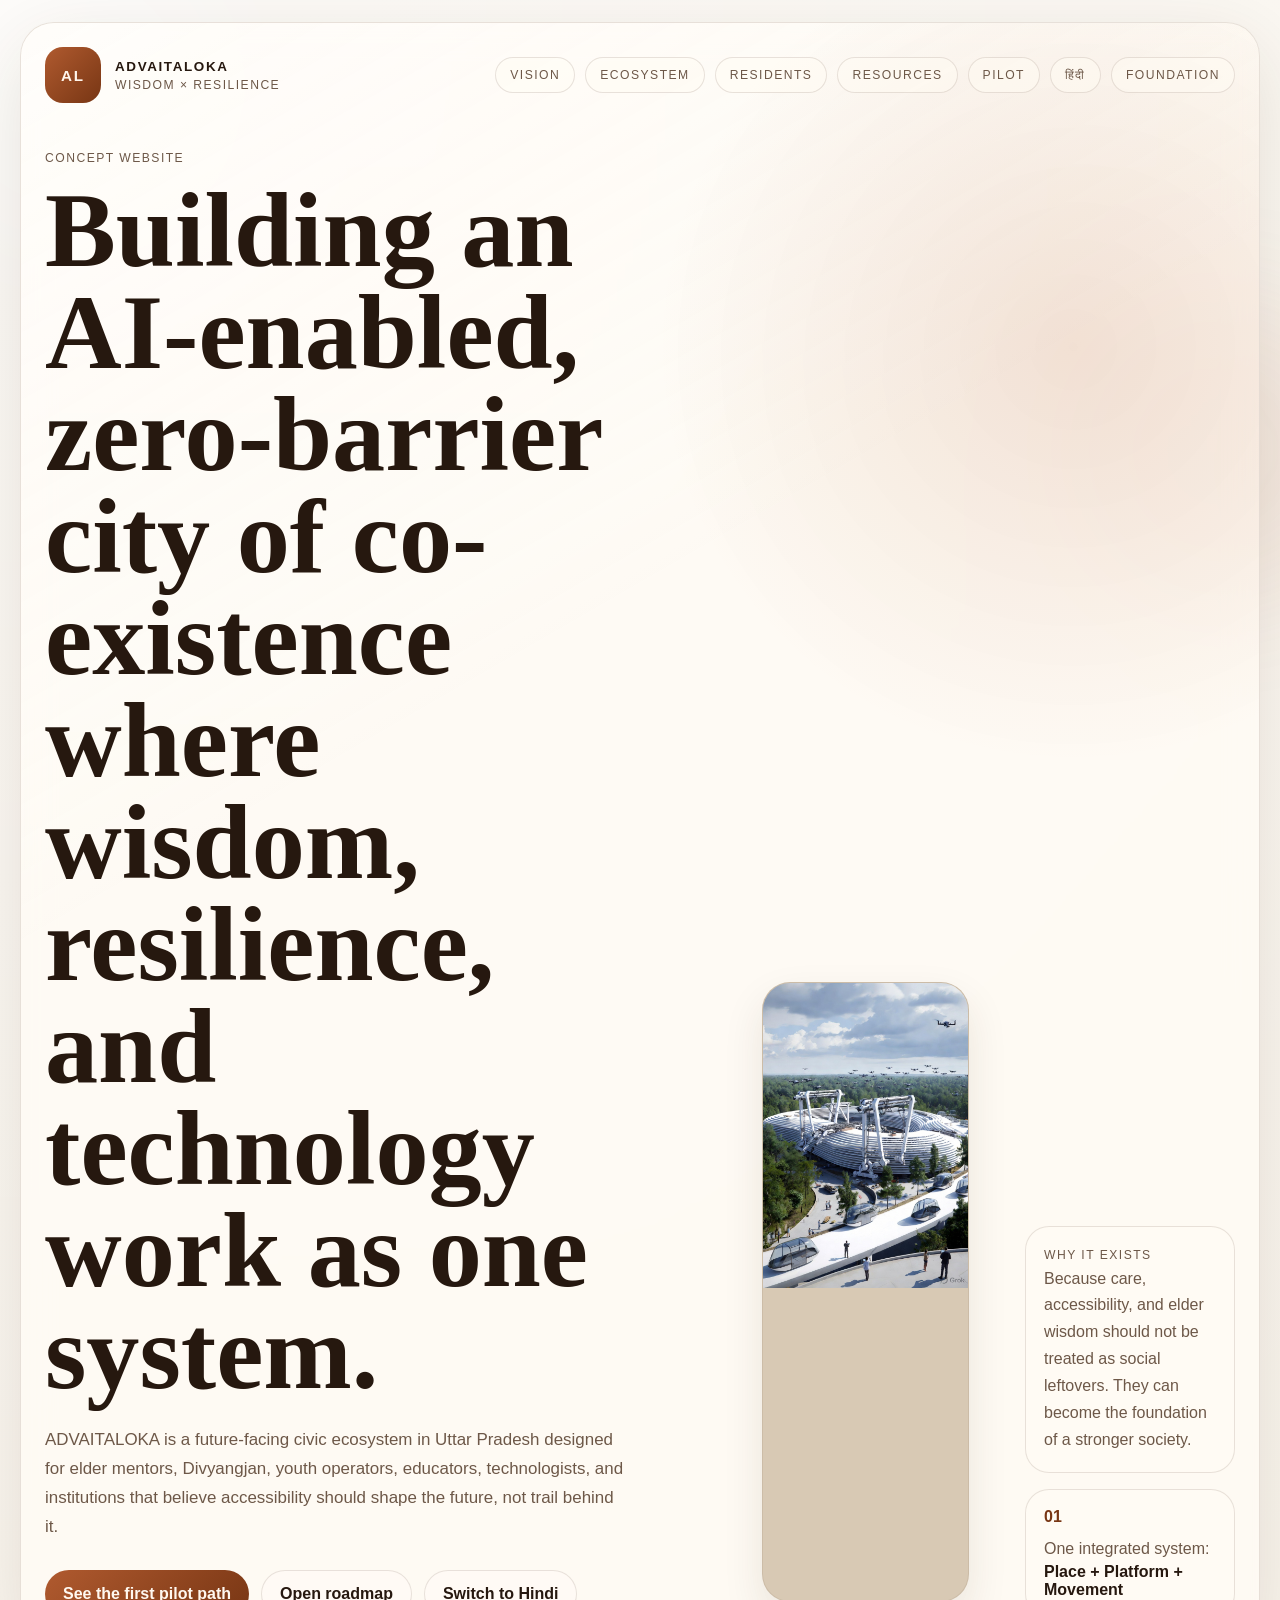
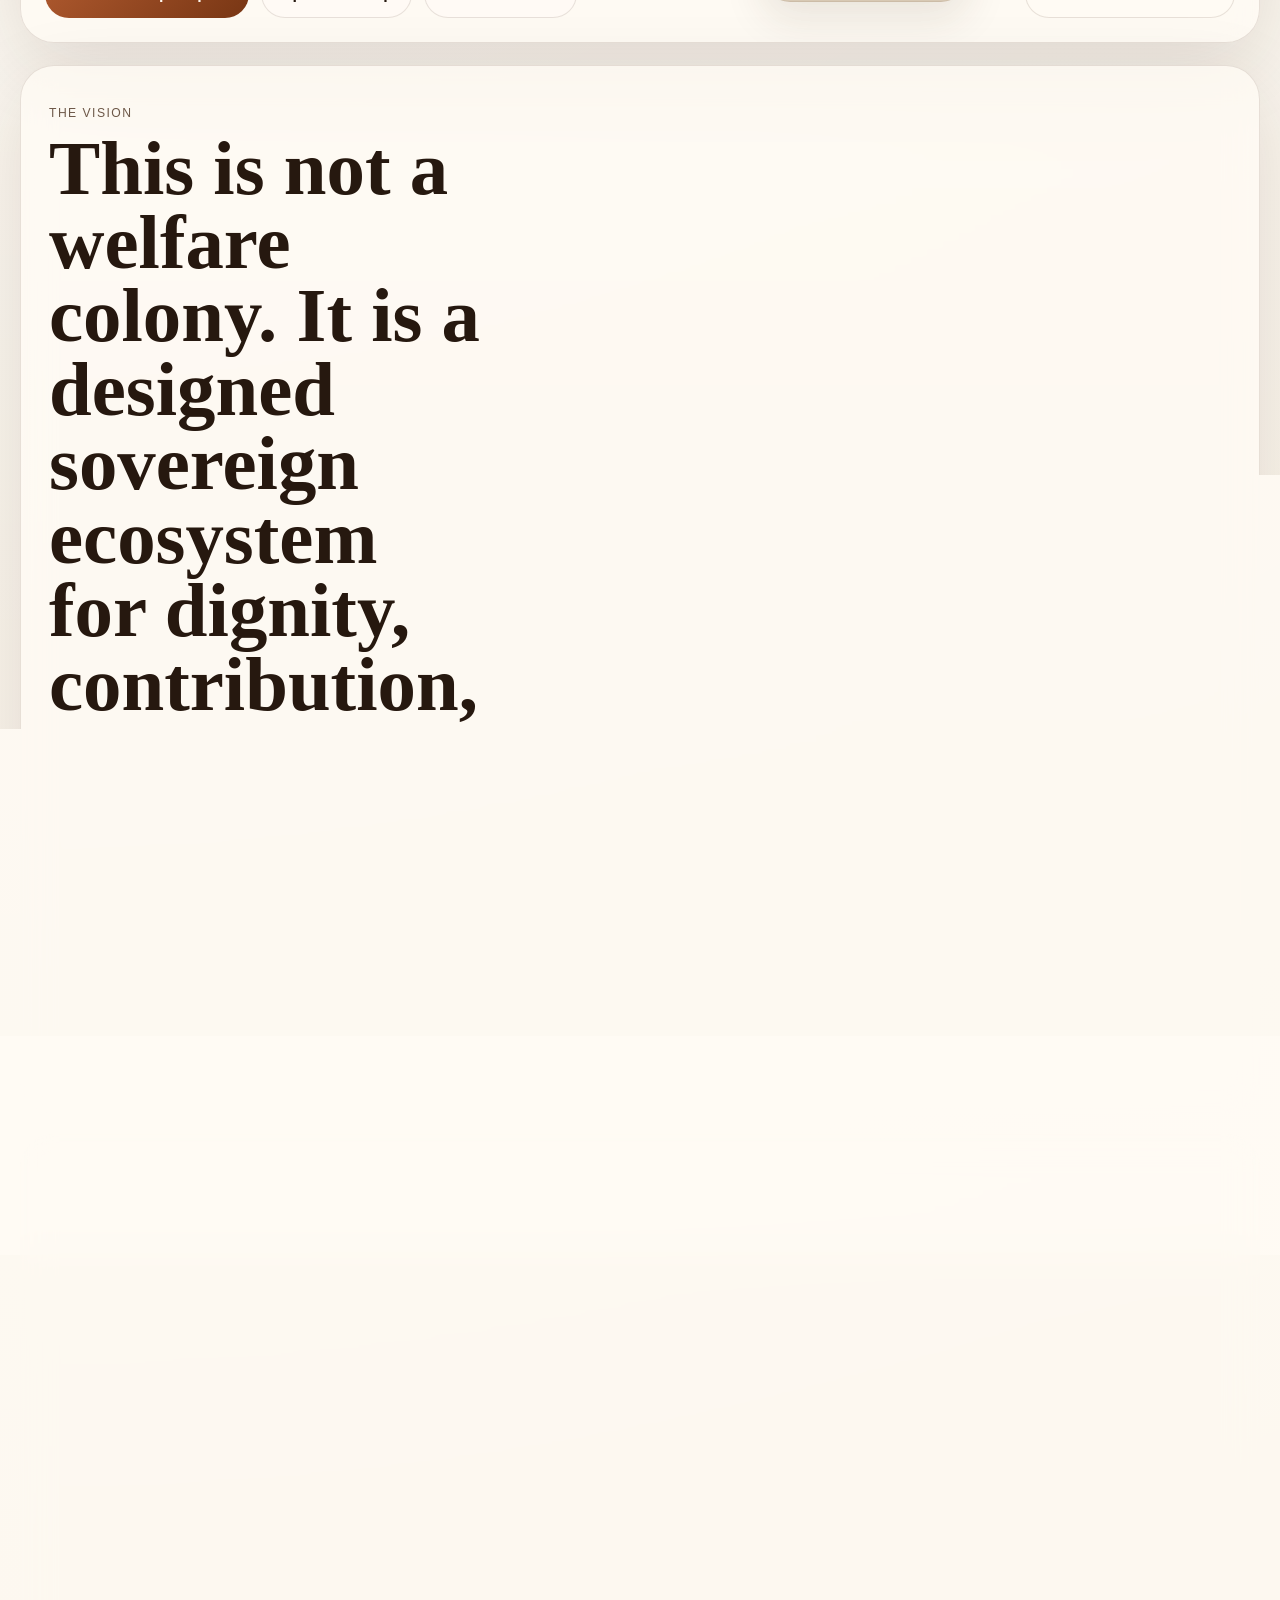
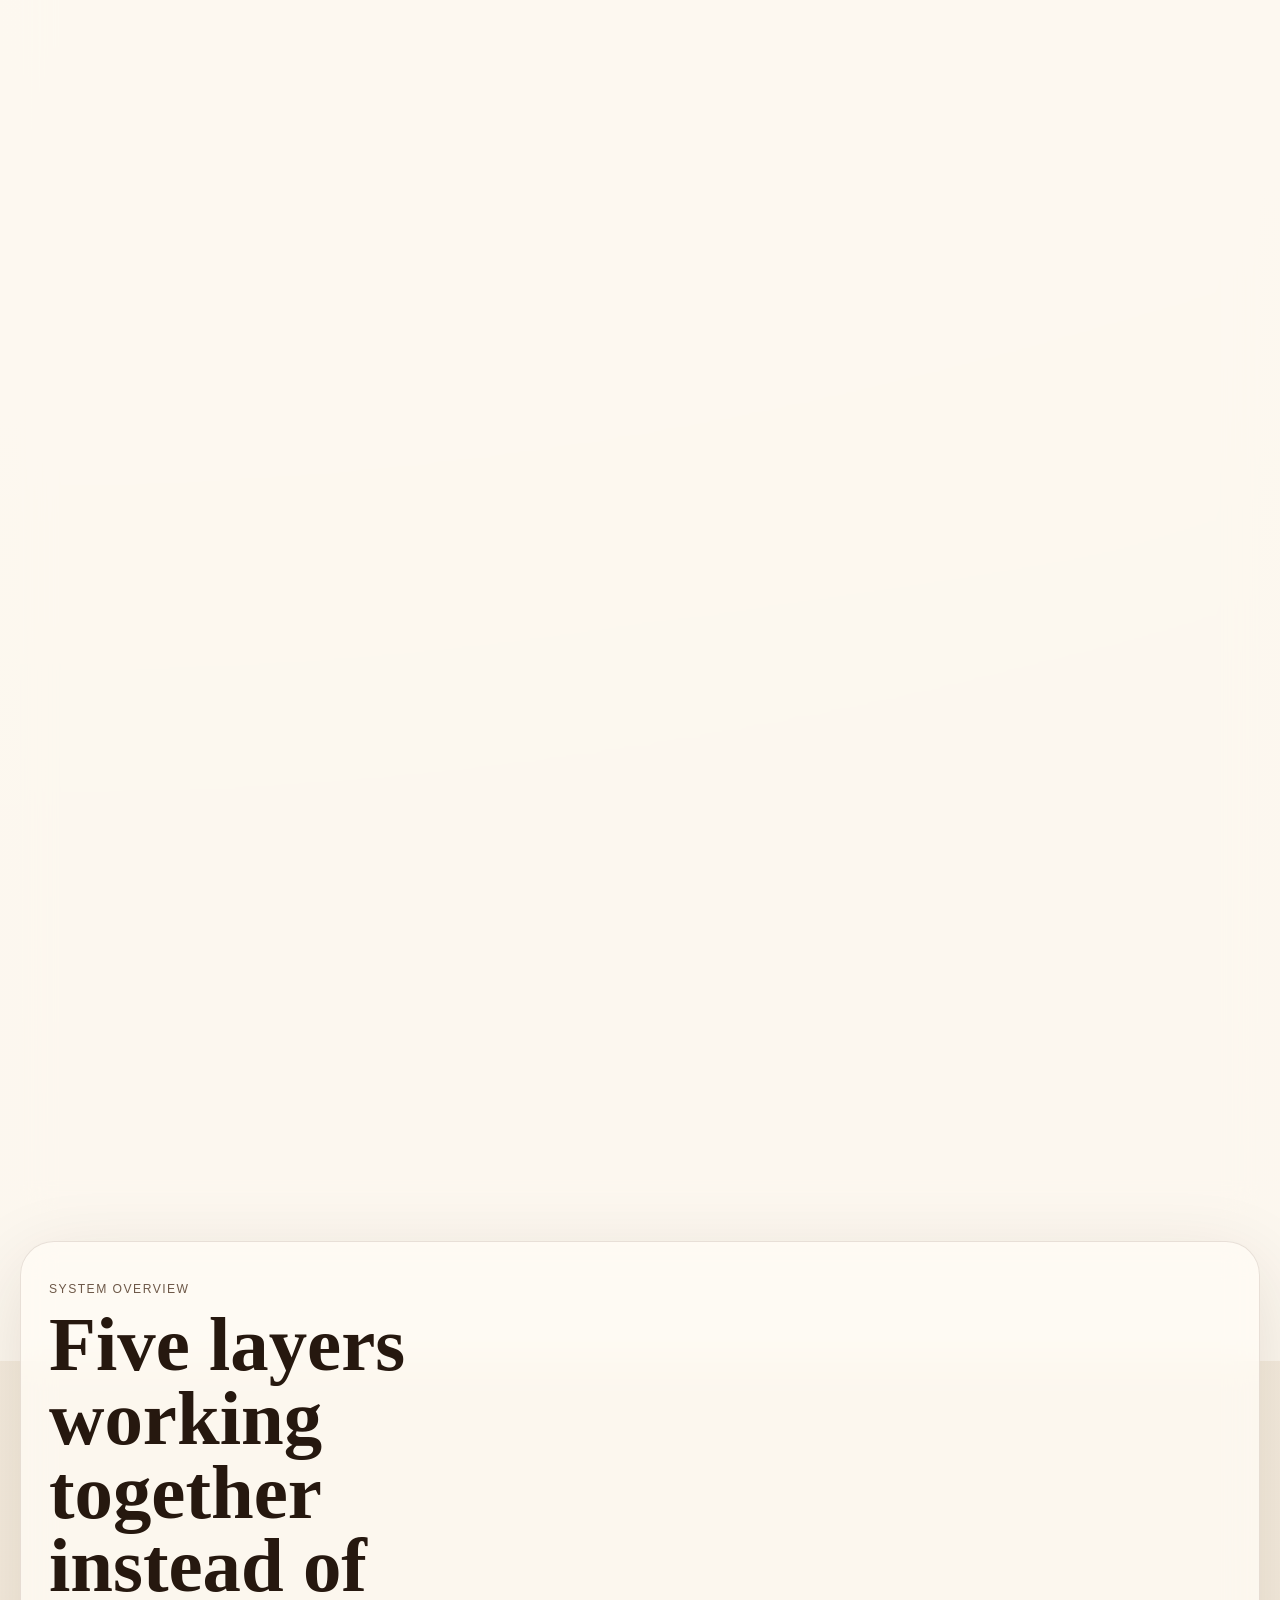
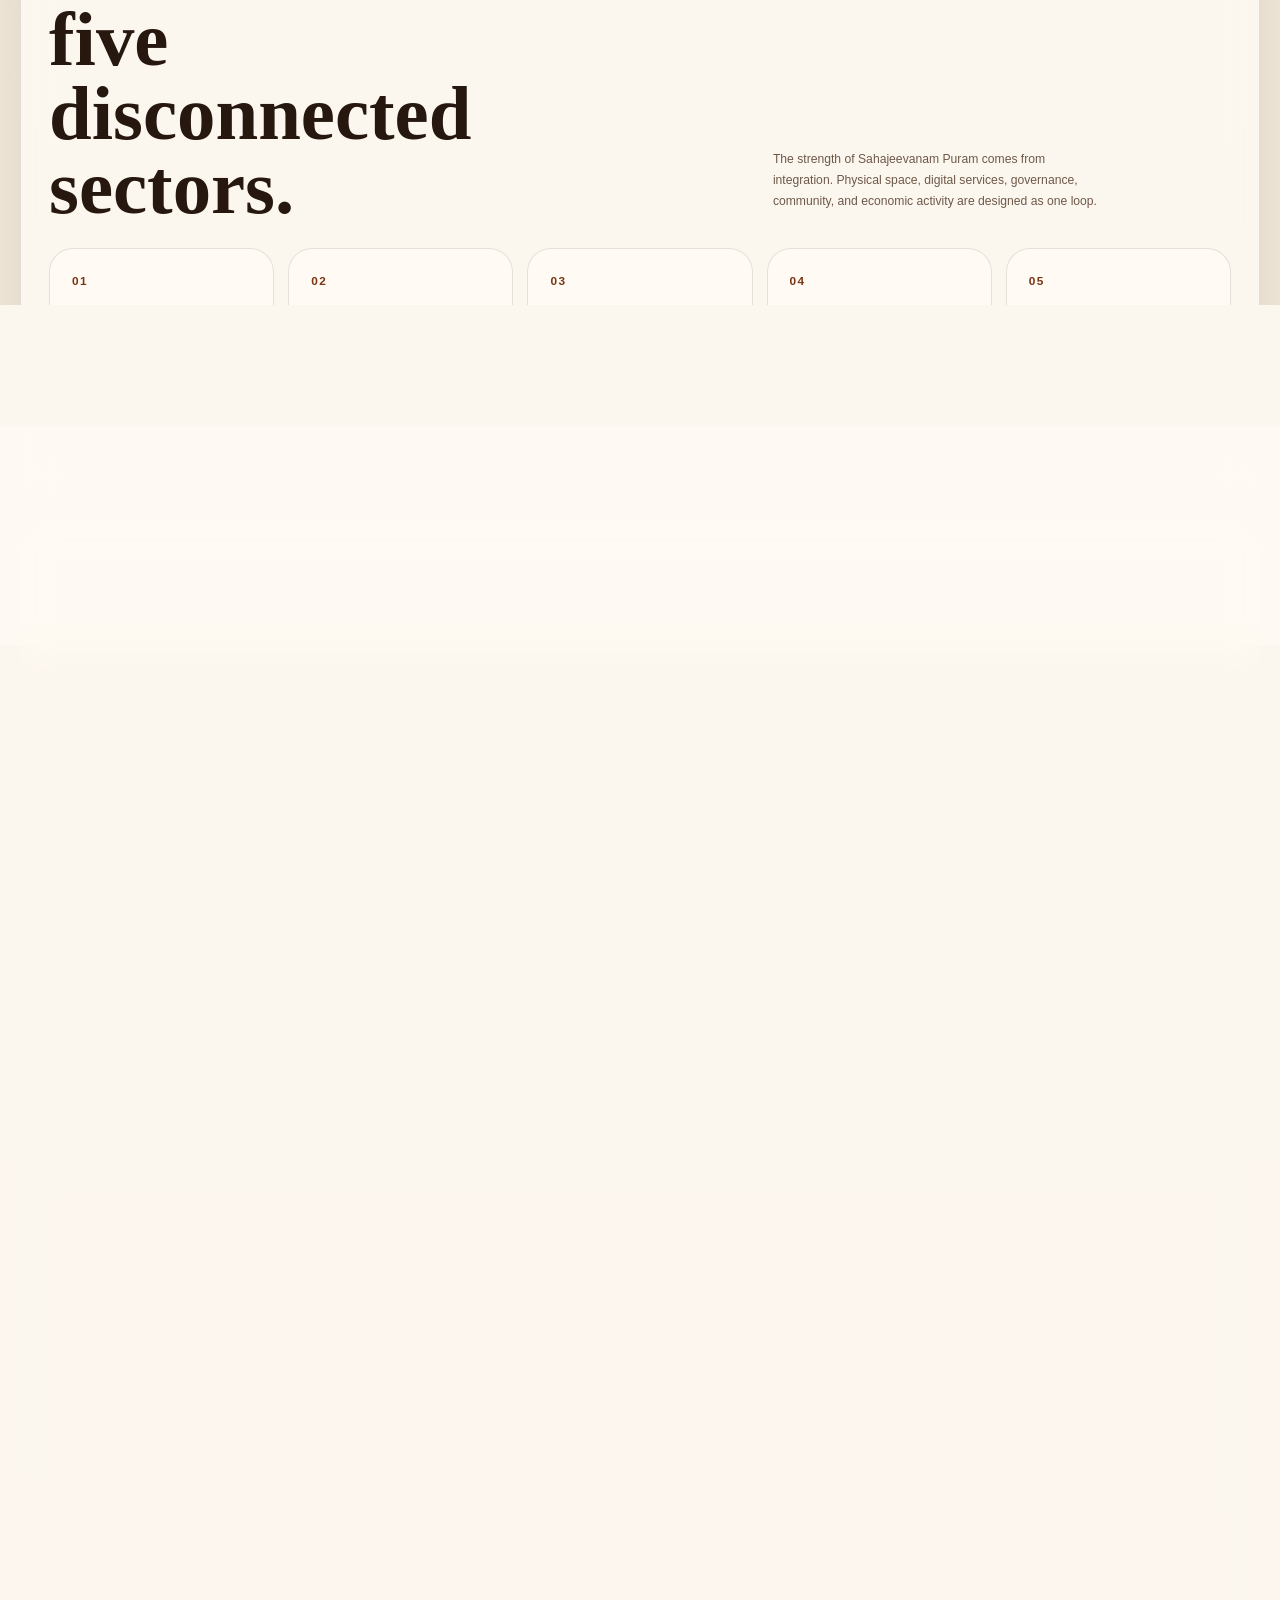
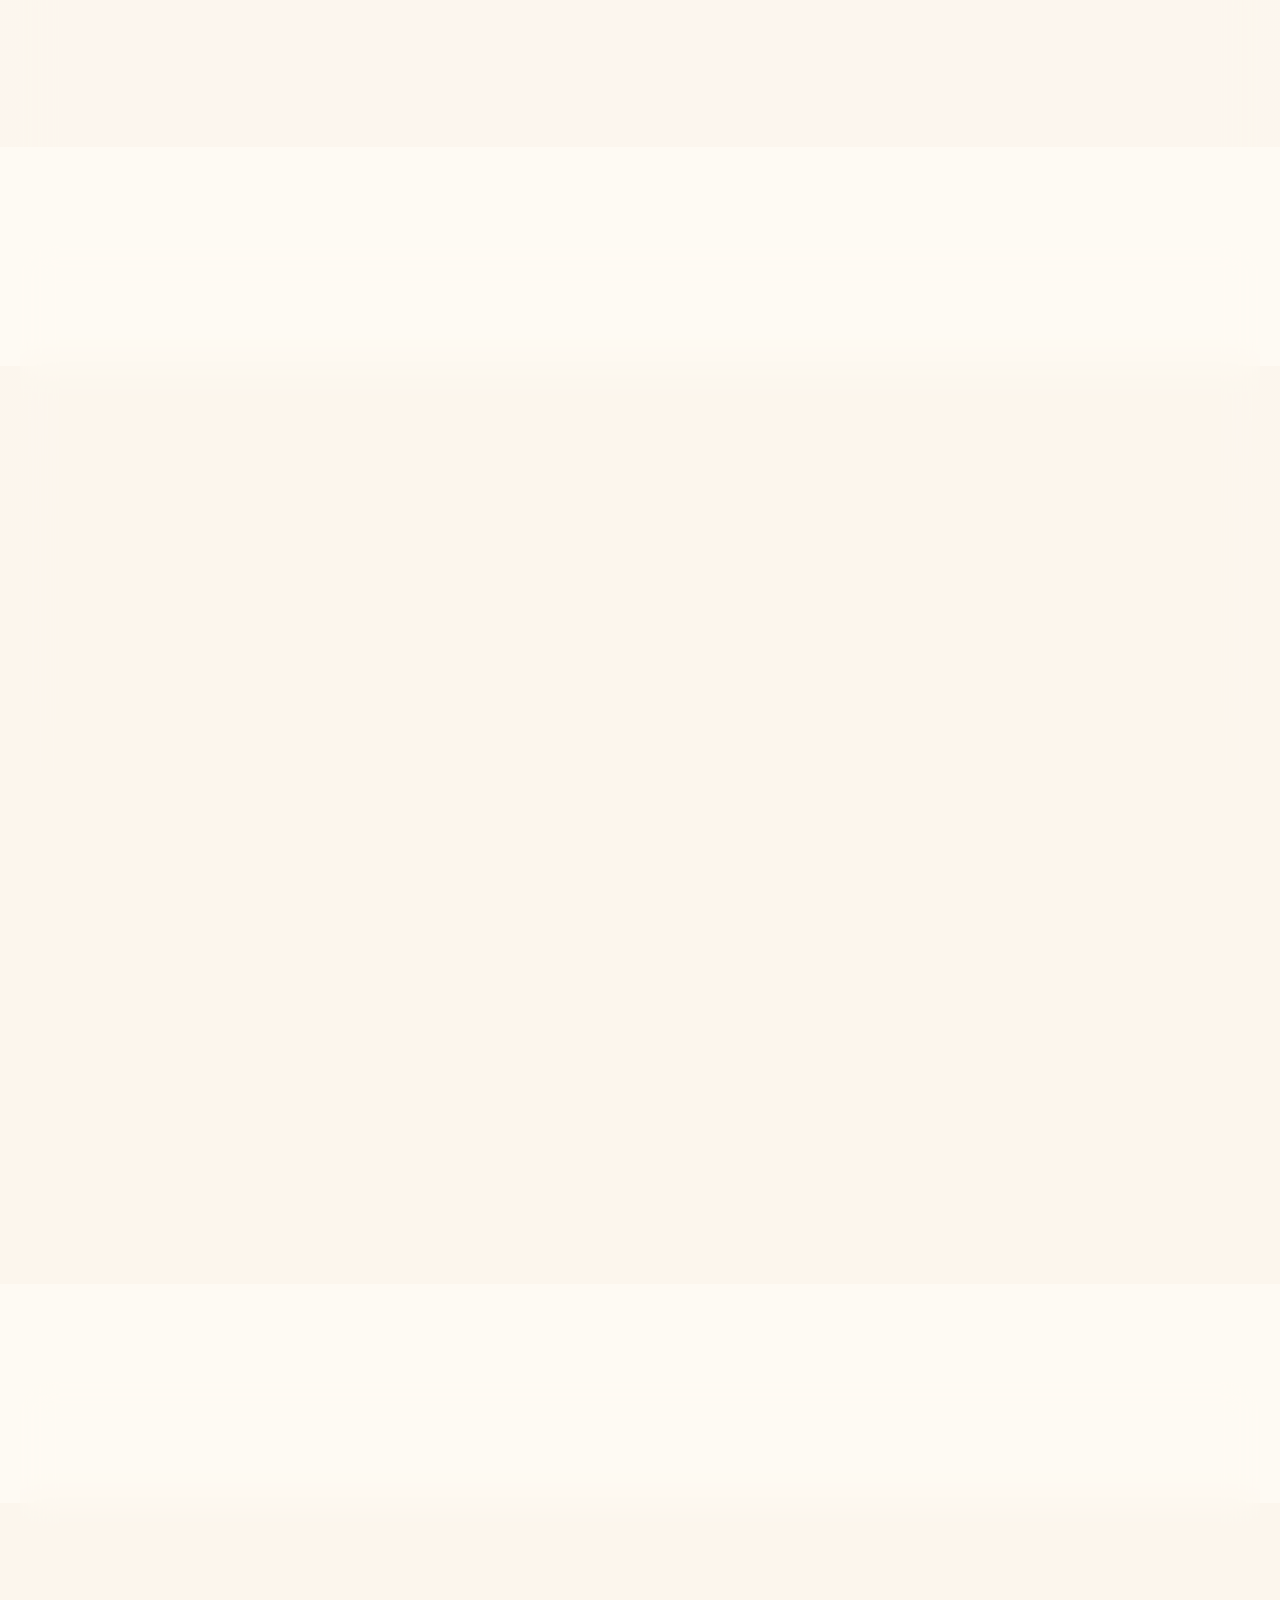
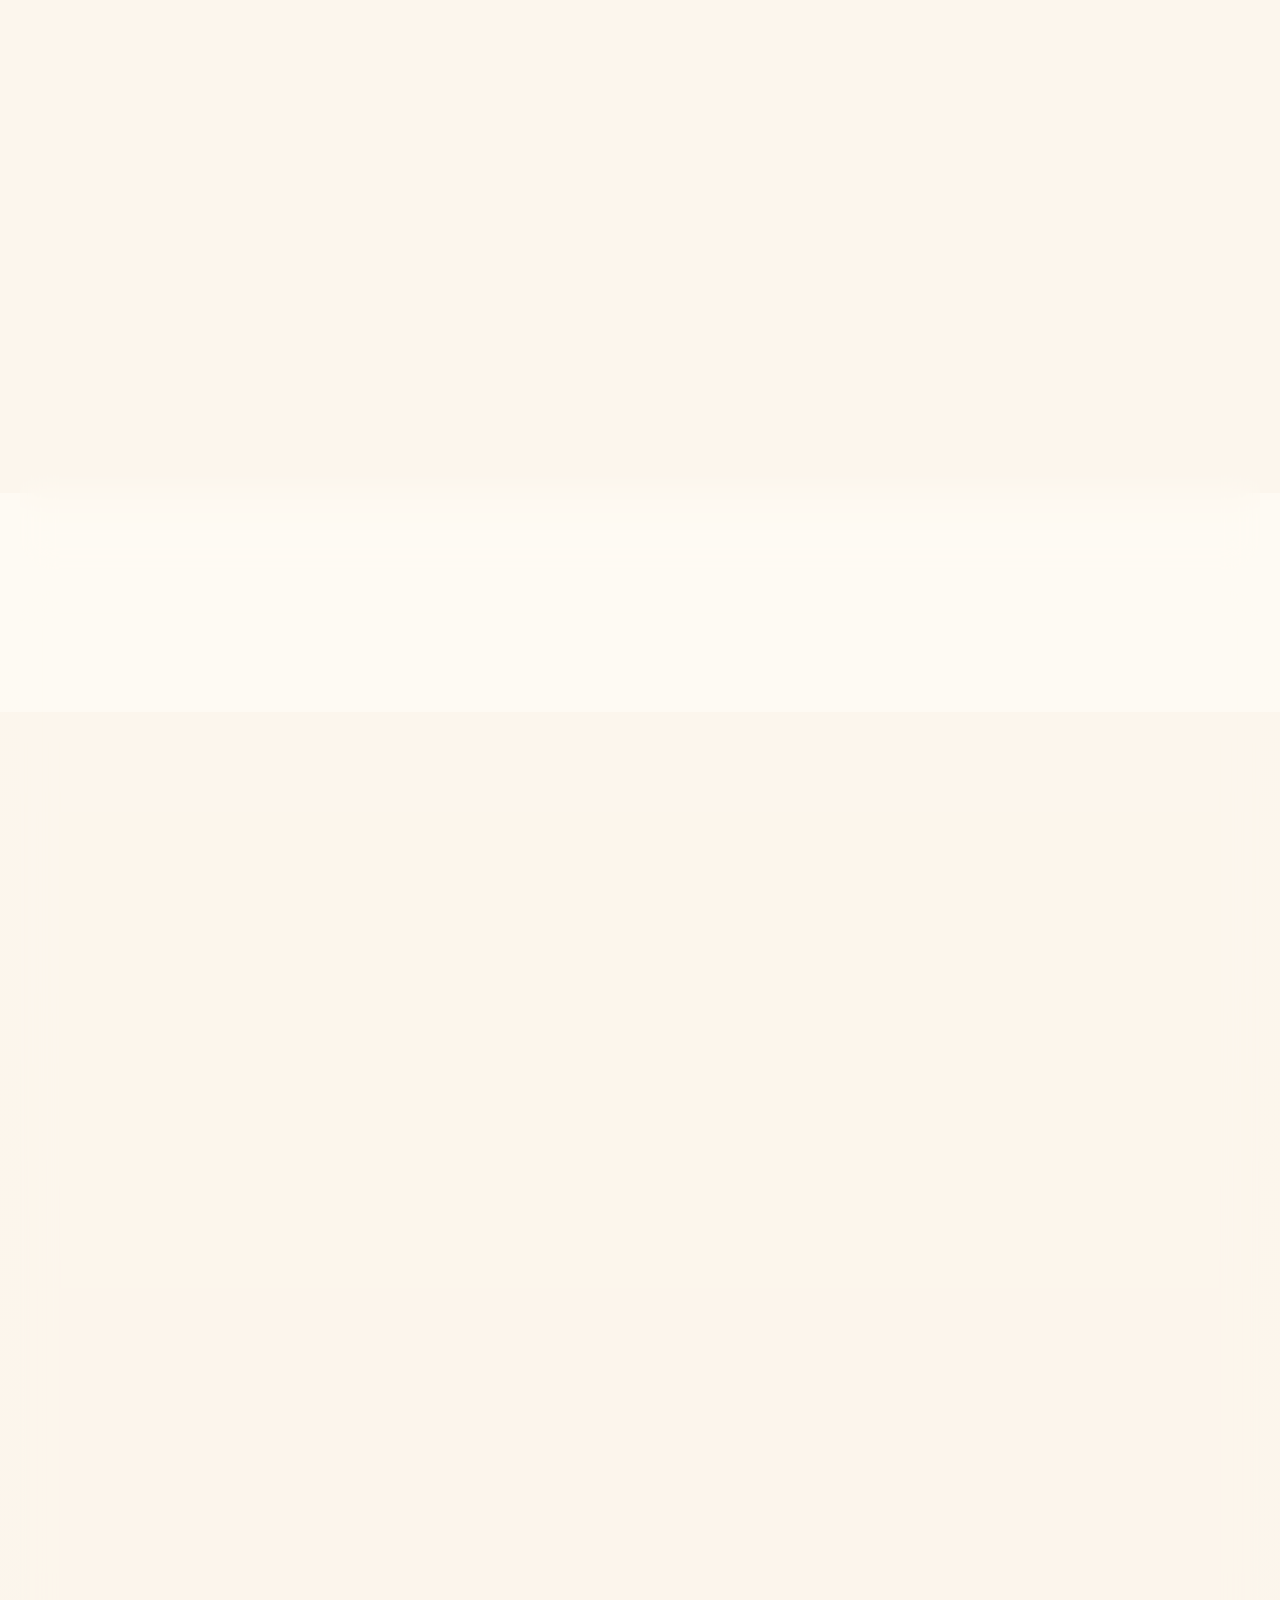
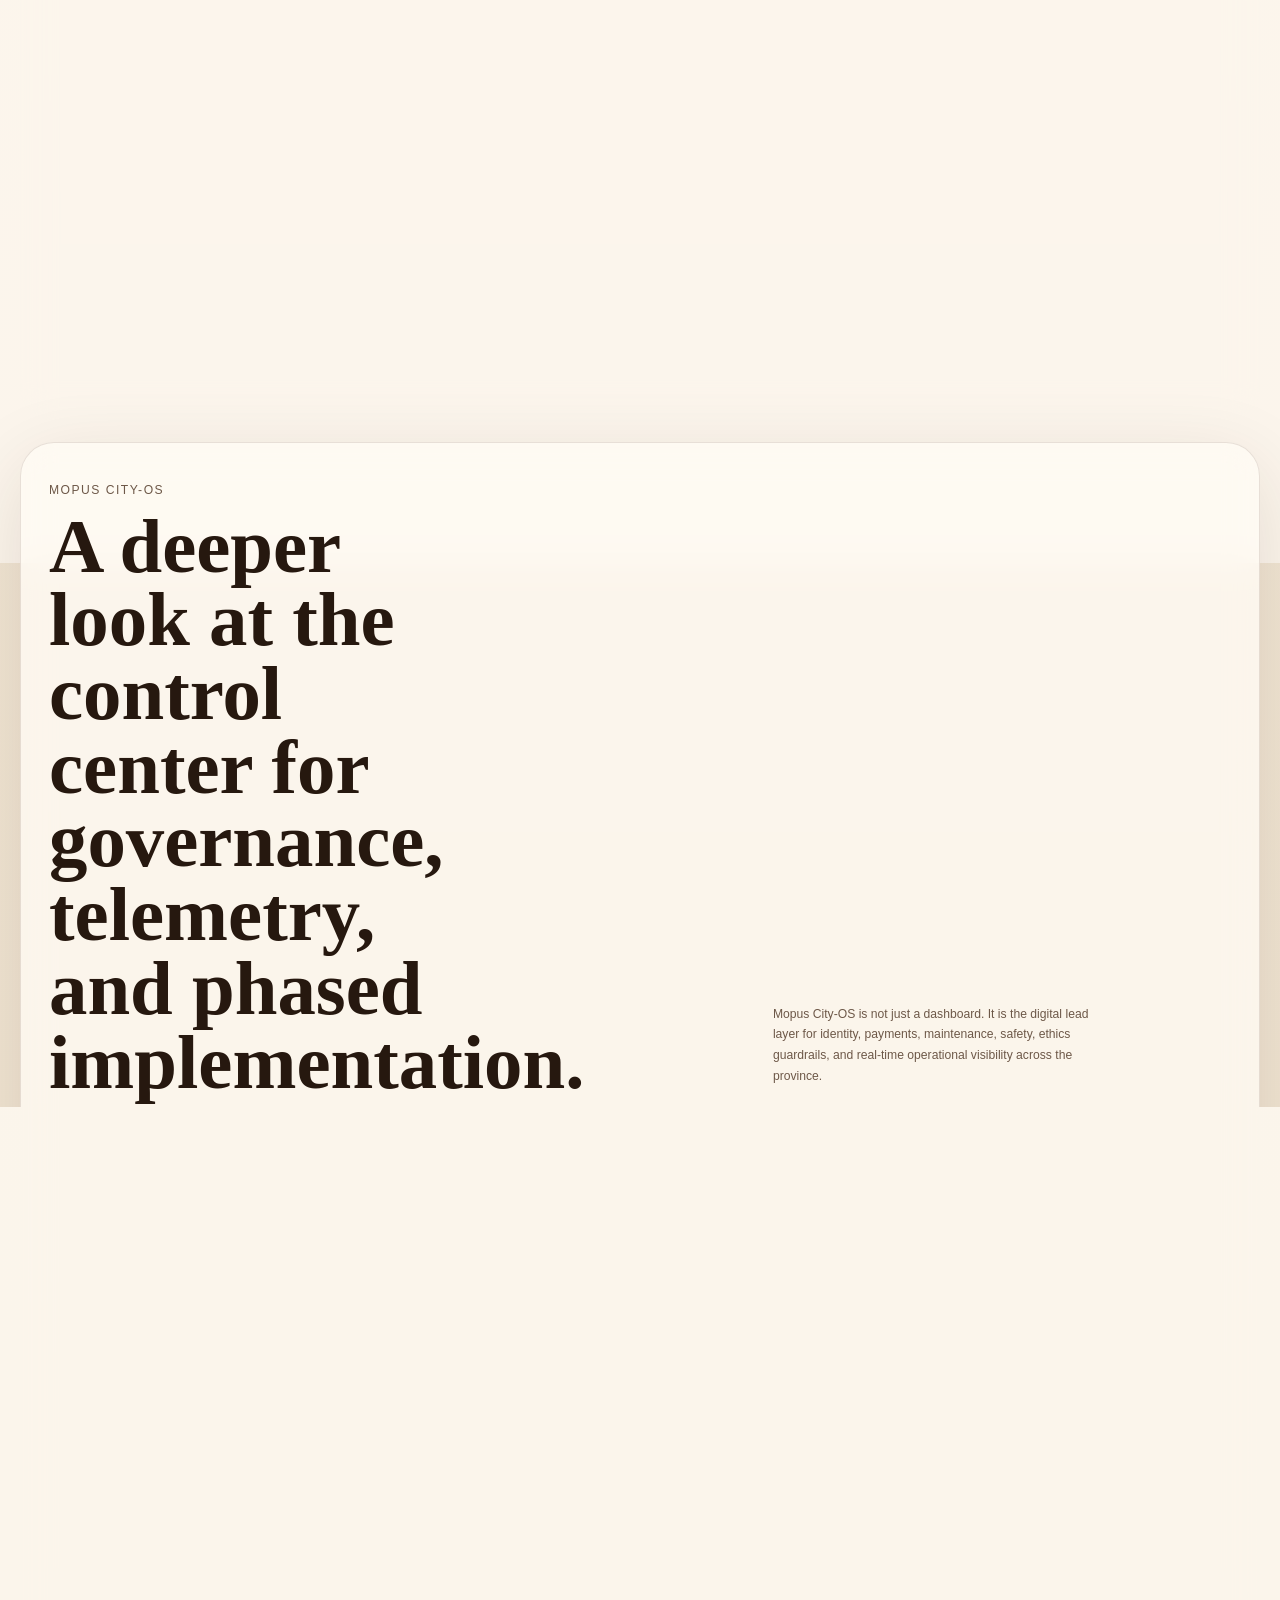
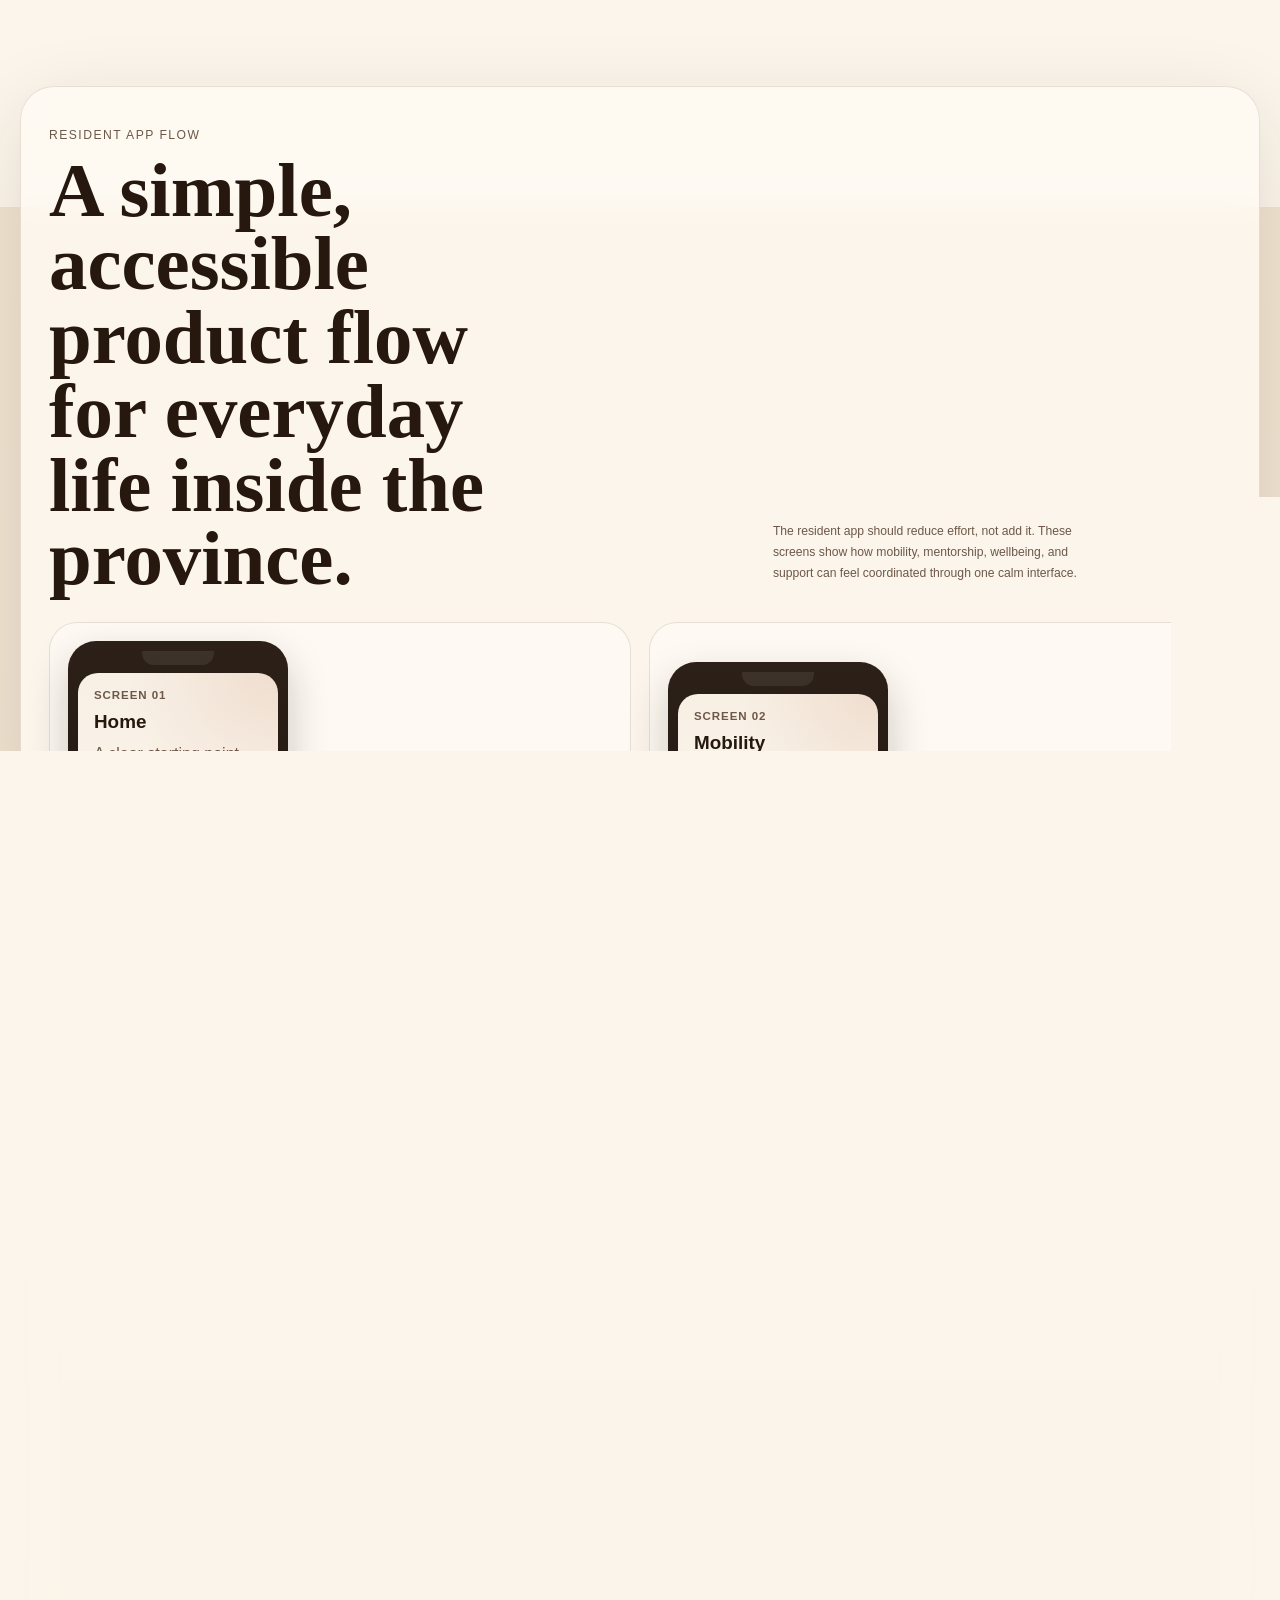
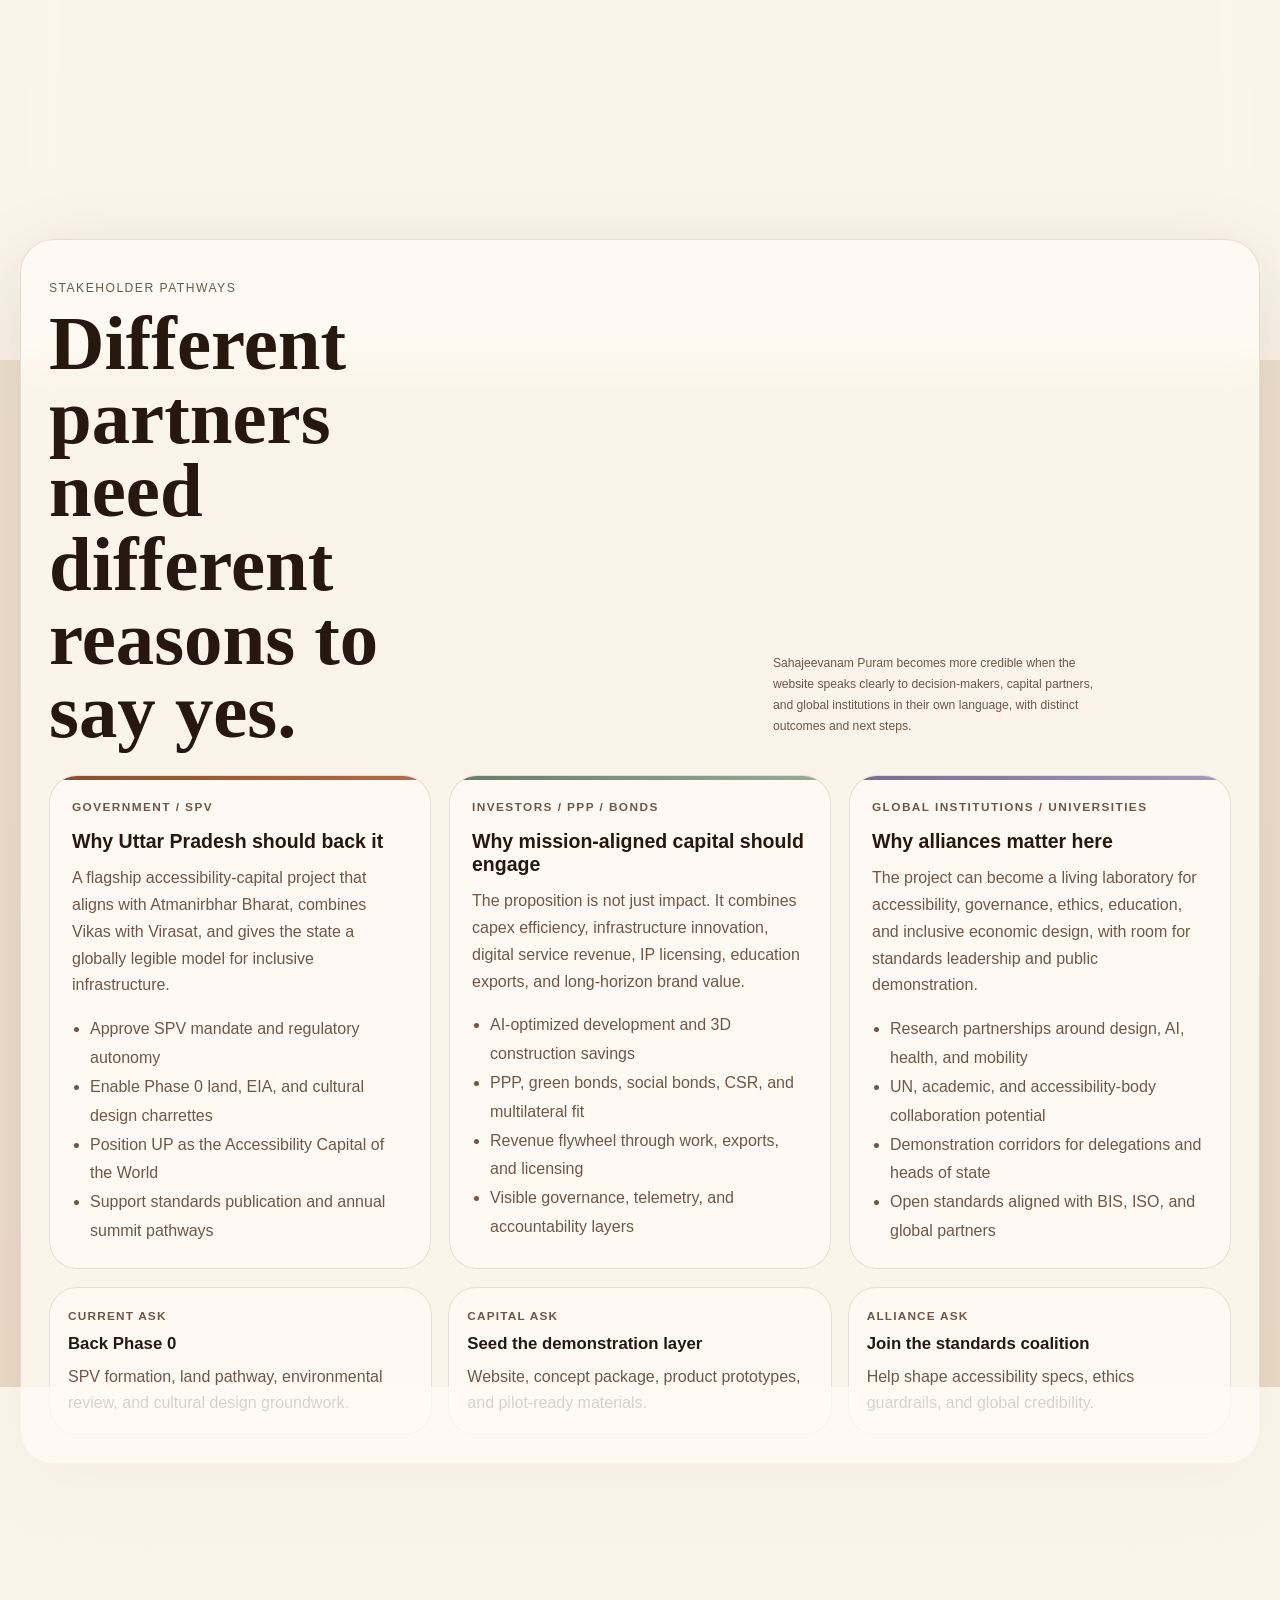
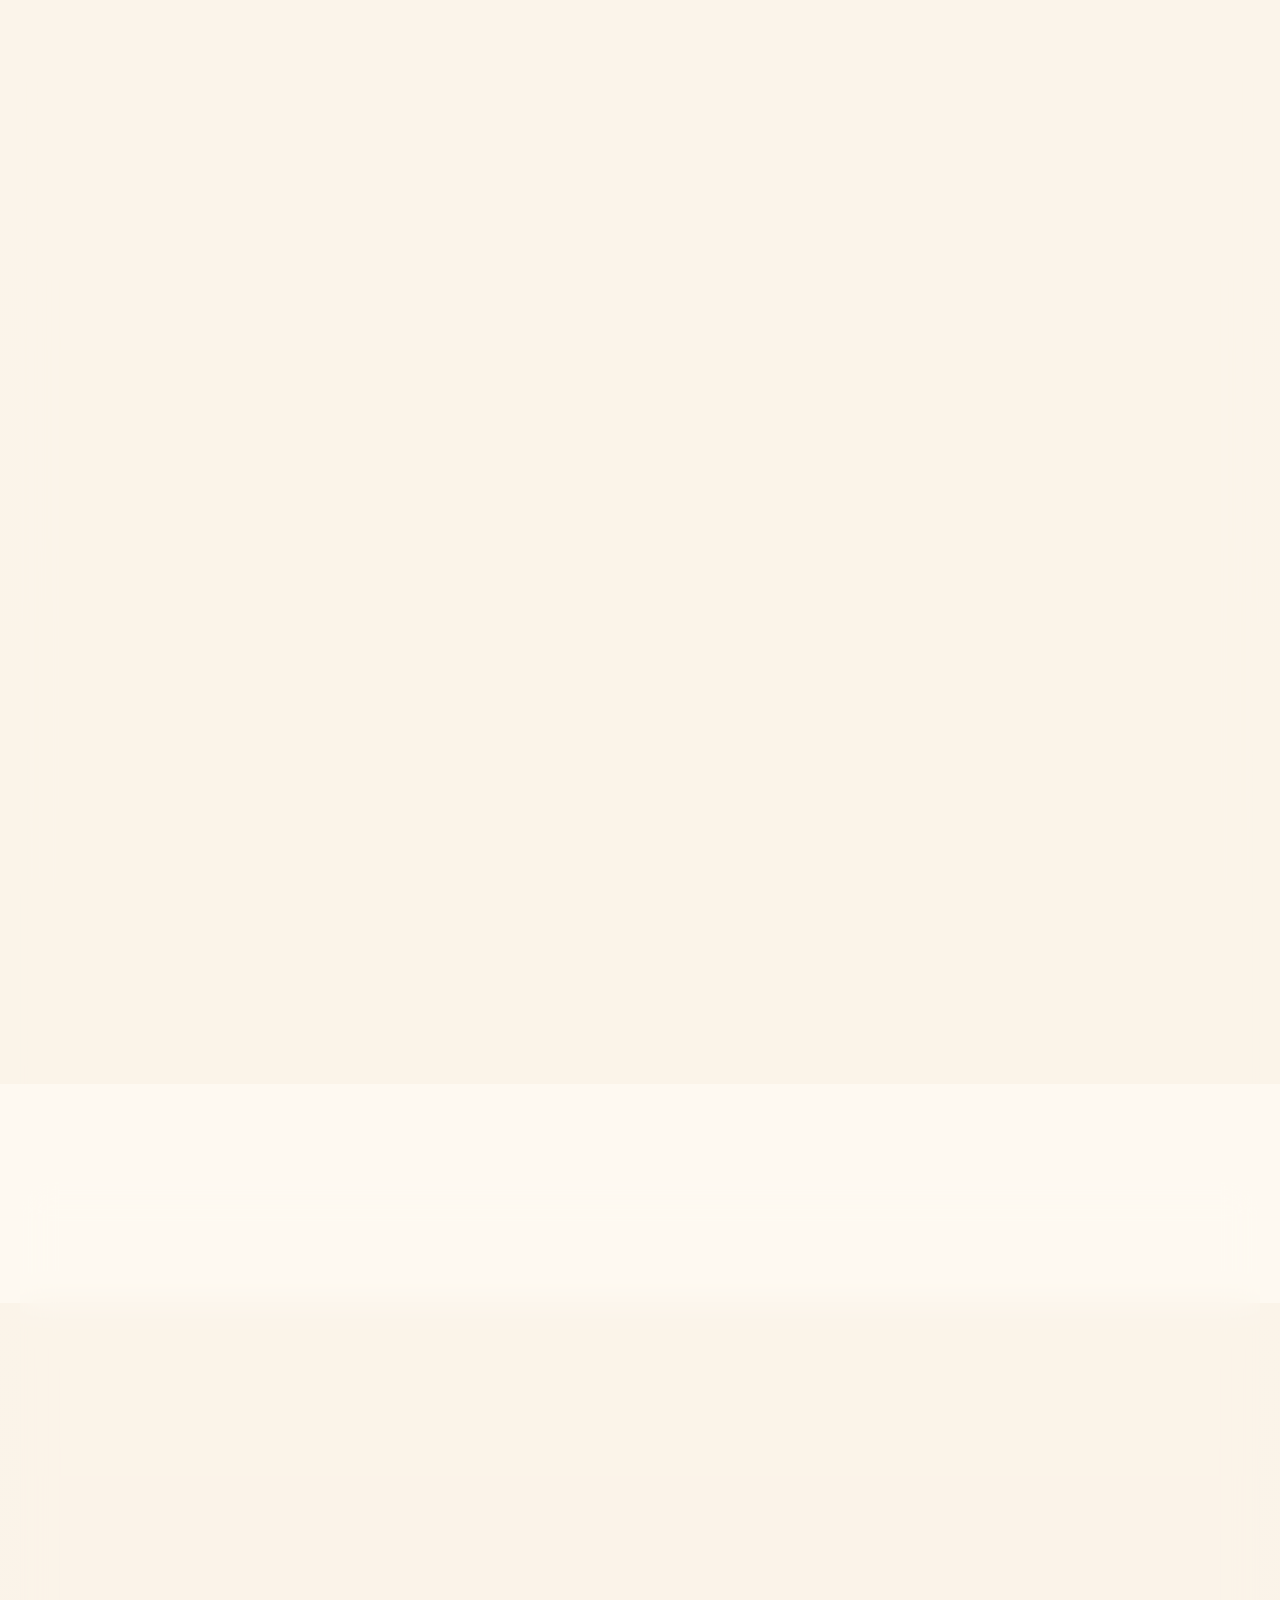
<file: outputs 2/github-pages-lite/index.html>
<!DOCTYPE html>
<html lang="en">
  <head>
    <meta charset="UTF-8" />
    <meta name="viewport" content="width=device-width, initial-scale=1.0" />
    <title>ADVAITALOKA</title>
    <meta
      name="description"
      content="ADVAITALOKA is an AI-enabled accessibility township and inclusive innovation zone in Uttar Pradesh built around dignity, autonomy, wisdom, resilience, and shared prosperity."
    />
    <link rel="stylesheet" href="styles.css" />
  </head>
  <body>
    <div class="ambient ambient-one"></div>
    <div class="ambient ambient-two"></div>

    <div class="page-shell">
      <header class="hero" id="top">
        <nav class="topbar">
          <a class="brand" href="#top">
            <span class="brand-mark">AL</span>
            <span class="brand-copy">
              <strong>ADVAITALOKA</strong>
              <em>Wisdom × Resilience</em>
            </span>
          </a>

          <div class="nav-links">
            <a href="#vision">Vision</a>
            <a href="#ecosystem">Ecosystem</a>
            <a href="#residents">Residents</a>
            <a href="#resources">Resources</a>
            <a href="#pilot">Pilot</a>
            <a href="index-hi.html">हिंदी</a>
            <a href="docs/foundation.md">Foundation</a>
          </div>
        </nav>

        <div class="hero-layout">
          <section class="hero-copy">
            <p class="eyebrow">Concept Website</p>
            <h1>Building an AI-enabled, zero-barrier city of co-existence where wisdom, resilience, and technology work as one system.</h1>
            <p class="lead">
              ADVAITALOKA is a future-facing civic ecosystem in
              Uttar Pradesh designed for elder mentors, Divyangjan, youth operators,
              educators, technologists, and institutions that believe accessibility
              should shape the future, not trail behind it.
            </p>
            <div class="hero-actions">
              <a class="button primary" href="#pilot">See the first pilot path</a>
              <a class="button secondary" href="docs/roadmap.md">Open roadmap</a>
              <a class="button secondary" href="index-hi.html">Switch to Hindi</a>
            </div>
          </section>

          <section class="hero-visual">
            <figure class="visual-frame main-visual">
              <img
                src="7c086ef2-7b79-49e4-89c1-93a85f5be102.jpg"
                alt="Autonomous mobility and robotic construction inside Sahajeevanam Puram"
              />
            </figure>

            <div class="hero-aside">
              <article class="floating-card">
                <p class="card-kicker">Why It Exists</p>
                <p>
                  Because care, accessibility, and elder wisdom should not be
                  treated as social leftovers. They can become the foundation of a
                  stronger society.
                </p>
              </article>
              <article class="floating-card stat-card">
                <span>01</span>
                <p>One integrated system:</p>
                <strong>Place + Platform + Movement</strong>
              </article>
            </div>
          </section>
        </div>
      </header>

      <main>
        <section class="panel manifesto-panel" id="vision">
          <div class="section-heading split-heading">
            <div>
              <p class="eyebrow">The Vision</p>
              <h2>This is not a welfare colony. It is a designed sovereign ecosystem for dignity, contribution, and co-existence.</h2>
            </div>
            <p class="section-note">
              The project combines accessible housing, autonomous mobility, digital
              public infrastructure, community learning, health intelligence, and
              economic participation into one deliberate environment.
            </p>
          </div>

          <div class="manifesto-grid">
            <article>
              <h3>Zero-barrier by default</h3>
              <p>
                Accessibility is not a compliance layer added at the end. It is the
                first principle that shapes homes, paths, mobility, interfaces, and
                daily life.
              </p>
            </article>
            <article>
              <h3>AI with human purpose</h3>
              <p>
                Intelligence is used to coordinate services, safety, health signals,
                and operations while preserving agency, consent, and dignity.
              </p>
            </article>
            <article>
              <h3>Contribution over dependency</h3>
              <p>
                Elders, disabled residents, youth, and workers are not passive
                recipients of support. They are active contributors to a shared civic
                economy.
              </p>
            </article>
          </div>
        </section>

        <section class="panel image-story-panel" id="ecosystem">
          <div class="section-heading">
            <p class="eyebrow">Spatial Language</p>
            <h2>A civic landscape where robotics, ecology, and accessibility coexist.</h2>
          </div>

          <div class="image-story-grid">
            <figure class="visual-frame tall">
              <img
                src="grok-image-7a6cf8d1-2727-4332-bd47-db5d993e21fd.png"
                alt="Robotic construction system for Sahajeevanam Puram"
              />
            </figure>
            <figure class="visual-frame wide">
              <img
                src="4d778af7-fb7e-45be-b0d6-4d72c3f8d938.jpg"
                alt="Large-scale mobility and construction infrastructure for Sahajeevanam Puram"
              />
            </figure>
            <div class="image-story-copy">
              <p class="eyebrow">Environment Model</p>
              <h3>Built form should remove friction, not create it.</h3>
              <p>
                The province is imagined as a calm but advanced environment: walkable
                routes, autonomous transport, accessible homes, ecological healing
                spaces, and production systems that feel civic rather than industrial.
              </p>
            </div>
          </div>
        </section>

        <section class="panel systems-panel">
          <div class="section-heading split-heading">
            <div>
              <p class="eyebrow">System Overview</p>
              <h2>Five layers working together instead of five disconnected sectors.</h2>
            </div>
            <p class="section-note">
              The strength of Sahajeevanam Puram comes from integration. Physical
              space, digital services, governance, community, and economic activity
              are designed as one loop.
            </p>
          </div>

          <div class="systems-grid">
            <article>
              <span>01</span>
              <h3>Physical Layer</h3>
              <p>Homes, mobility paths, clinics, maker-spaces, farms, lakes, and learning hubs.</p>
            </article>
            <article>
              <span>02</span>
              <h3>Digital Layer</h3>
              <p>Identity, payments, service orchestration, resident dashboards, and telemetry.</p>
            </article>
            <article>
              <span>03</span>
              <h3>Social Layer</h3>
              <p>Mentorship, care circles, learning exchange, participation, and contribution recognition.</p>
            </article>
            <article>
              <span>04</span>
              <h3>Economic Layer</h3>
              <p>Digital work, training, services, education exports, creative production, and IP value.</p>
            </article>
            <article>
              <span>05</span>
              <h3>Governance Layer</h3>
              <p>Consent, privacy, audits, transparent oversight, and accessibility-first decision systems.</p>
            </article>
          </div>
        </section>

        <section class="panel map-panel">
          <div class="section-heading split-heading">
            <div>
              <p class="eyebrow">System Map</p>
              <h2>How the province turns daily life into one connected civic loop.</h2>
            </div>
            <p class="section-note">
              This is the operating logic of Sahajeevanam Puram. Residents interact
              with space, services, mobility, and work through one connected system,
              while governance and feedback keep improving the whole environment.
            </p>
          </div>

          <div class="system-map">
            <article class="map-column">
              <p class="map-label">People</p>
              <div class="map-stack">
                <div class="map-node">
                  <h3>Elder Mentors</h3>
                  <p>Teaching, cultural stewardship, tele-mentoring, and civic participation.</p>
                </div>
                <div class="map-node">
                  <h3>Divyangjan Residents</h3>
                  <p>Independent living, mobility access, adaptive work, and daily autonomy.</p>
                </div>
                <div class="map-node">
                  <h3>Youth Operators</h3>
                  <p>Infrastructure maintenance, logistics, operations, and technical support.</p>
                </div>
              </div>
            </article>

            <article class="map-column map-column-center">
              <p class="map-label">Core Engine</p>
              <div class="map-core">
                <div class="map-core-ring">
                  <span>Place</span>
                  <span>Platform</span>
                  <span>Governance</span>
                </div>
                <div class="map-core-body">
                  <h3>Mopus City-OS</h3>
                  <p>
                    Identity, Sahajeevanam Card access, mobility, services, health
                    support, contribution tracking, safety, and operational intelligence
                    connected through one system.
                  </p>
                </div>
              </div>
            </article>

            <article class="map-column">
              <p class="map-label">Outputs</p>
              <div class="map-stack">
                <div class="map-node">
                  <h3>Accessible Daily Life</h3>
                  <p>Homes, paths, transport, care, and interfaces designed around ease and dignity.</p>
                </div>
                <div class="map-node">
                  <h3>Purposeful Work</h3>
                  <p>Mentorship, digital services, maker-space activity, and local operations.</p>
                </div>
                <div class="map-node">
                  <h3>Shared Prosperity</h3>
                  <p>Better wellbeing, stronger participation, exportable value, and long-term resilience.</p>
                </div>
              </div>
            </article>
          </div>

          <div class="feedback-loop">
            <div class="loop-line"></div>
            <div class="loop-cards">
              <article>
                <span>01</span>
                <h3>Resident actions</h3>
                <p>People move, learn, teach, request help, work, and participate.</p>
              </article>
              <article>
                <span>02</span>
                <h3>System response</h3>
                <p>The platform coordinates mobility, services, access, and support in real time.</p>
              </article>
              <article>
                <span>03</span>
                <h3>Measured outcomes</h3>
                <p>Health, participation, accessibility, and service quality become visible and improvable.</p>
              </article>
              <article>
                <span>04</span>
                <h3>Governance feedback</h3>
                <p>Oversight, audits, and resident feedback guide policy, design, and future upgrades.</p>
              </article>
            </div>
          </div>
        </section>

        <section class="panel residents-panel" id="residents">
          <div class="section-heading">
            <p class="eyebrow">Resident Journeys</p>
            <h2>Different people enter the province with different needs, but each should find dignity, autonomy, and purpose.</h2>
          </div>

          <div class="journey-grid">
            <article class="journey-card">
              <h3>Elder mentors</h3>
              <p class="journey-line">From underused experience to visible civic value.</p>
              <p>
                Teaching, tele-mentoring, cultural stewardship, and contribution-based
                participation bring wisdom back into daily public life.
              </p>
            </article>
            <article class="journey-card">
              <h3>Divyangjan residents</h3>
              <p class="journey-line">From dependency to real independent movement and work.</p>
              <p>
                Accessible homes, door-to-door mobility, adaptive interfaces, and
                digital employment pathways remove the hard barriers that shape ordinary cities.
              </p>
            </article>
            <article class="journey-card">
              <h3>Youth operators</h3>
              <p class="journey-line">From fragmented opportunity to technical civic careers.</p>
              <p>
                Infrastructure operations, maker-spaces, mobility systems, and digital
                services create new pathways into meaningful work and local stewardship.
              </p>
            </article>
          </div>
        </section>

        <section class="panel platform-panel">
          <div class="platform-copy">
            <p class="eyebrow">Digital Platform</p>
              <h2>The province also needs a digital lead infrastructure layer.</h2>
            <p>
              A believable digital layer would connect Sahajeevanam Card identity,
              mobility, access, scheduling, service requests, health support, and
              participation through Mopus City-OS. This is one of the strongest
              near-term prototypes we can design and show.
            </p>
            <ul class="feature-list">
              <li>Sahajeevanam Card identity and contribution credits</li>
              <li>Symphony Pod booking and barrier-free routing</li>
              <li>Mentorship, Lyceum, and participation systems</li>
              <li>Service requests, care coordination, and predictive support</li>
              <li>Governance dashboards, audits, and oversight signals</li>
            </ul>
          </div>

          <figure class="platform-visual">
            <img
              src="8ceeb4fc-4d24-4850-9d51-4b08aa5e8360.jpg"
              alt="Cross-sectional concept model representing spatial and systems planning"
            />
          </figure>
        </section>

        <section class="panel mockups-panel">
          <div class="section-heading split-heading">
            <div>
              <p class="eyebrow">Product Layer</p>
              <h2>What the resident app and City OS could feel like in practice.</h2>
            </div>
            <p class="section-note">
              The digital layer becomes much easier to trust when it is shown as an
              experience instead of a claim. These concept interfaces turn the
              province into something people can picture using and operating.
            </p>
          </div>

          <div class="mockups-grid">
            <article class="device-card resident-app-card">
              <div class="device-header">
                <p class="map-label">Resident App</p>
                <span>Daily Life Interface</span>
              </div>
              <div class="phone-shell">
                <div class="phone-notch"></div>
                <div class="phone-screen">
                  <div class="app-welcome">
                    <p>Good morning, Asha</p>
                    <strong>Everything you need today is already coordinated.</strong>
                  </div>

                  <div class="app-route-card">
                    <span>Next Ride</span>
                    <strong>09:30 AM · Symphony Pod C12</strong>
                    <p>Home to Lyceum Circle via barrier-free route</p>
                  </div>

                  <div class="app-grid">
                    <article>
                      <span>Mentorship</span>
                      <strong>2 sessions</strong>
                    </article>
                    <article>
                      <span>Health</span>
                      <strong>Stable</strong>
                    </article>
                    <article>
                      <span>Services</span>
                      <strong>1 open task</strong>
                    </article>
                    <article>
                      <span>Credits</span>
                      <strong>148</strong>
                    </article>
                  </div>

                  <div class="app-actions">
                    <button type="button">Book ride</button>
                    <button type="button">Request support</button>
                    <button type="button">Open mentor room</button>
                  </div>
                </div>
              </div>
            </article>

            <article class="device-card cityos-card">
              <div class="device-header">
                <p class="map-label">City OS</p>
                <span>Operations and Governance</span>
              </div>
              <div class="dashboard-shell">
                <div class="dashboard-topline">
                  <div>
                    <p>Province Overview</p>
                    <strong>Daily civic status</strong>
                  </div>
                  <div class="status-pill">Systems Healthy</div>
                </div>

                <div class="dashboard-grid">
                  <article class="metric-card">
                    <span>Mobility</span>
                    <strong>94%</strong>
                    <p>Trips on schedule across active routes</p>
                  </article>
                  <article class="metric-card">
                    <span>Accessibility</span>
                    <strong>99%</strong>
                    <p>Barrier-free infrastructure uptime</p>
                  </article>
                  <article class="metric-card">
                    <span>Participation</span>
                    <strong>3,240</strong>
                    <p>Mentorship, service, and work actions today</p>
                  </article>
                  <article class="metric-card">
                    <span>Care Signals</span>
                    <strong>12</strong>
                    <p>Cases needing follow-up review</p>
                  </article>
                </div>

                <div class="dashboard-lower">
                  <div class="chart-card">
                    <p>Service Flow</p>
                    <div class="chart-bars">
                      <span></span>
                      <span></span>
                      <span></span>
                      <span></span>
                      <span></span>
                      <span></span>
                    </div>
                  </div>
                  <div class="alerts-card">
                    <p>Oversight Queue</p>
                    <ul>
                      <li>Mobility cluster 4 reporting route friction</li>
                      <li>Two resident service requests exceed target response time</li>
                      <li>Accessibility audit ready for weekly council review</li>
                    </ul>
                  </div>
                </div>
              </div>
            </article>
          </div>
        </section>

        <section class="panel cityos-panel">
          <div class="section-heading split-heading">
            <div>
              <p class="eyebrow">Mopus City-OS</p>
              <h2>A deeper look at the control center for governance, telemetry, and phased implementation.</h2>
            </div>
            <p class="section-note">
              Mopus City-OS is not just a dashboard. It is the digital lead layer for
              identity, payments, maintenance, safety, ethics guardrails, and real-time
              operational visibility across the province.
            </p>
          </div>

          <div class="cityos-grid">
            <article class="cityos-board">
              <div class="cityos-board-top">
                <div>
                  <p class="map-label">Command View</p>
                  <h3>Province-wide overview</h3>
                </div>
                <div class="status-pill">Audit Ready</div>
              </div>

              <div class="cityos-zones">
                <article>
                  <span>Aranya</span>
                  <strong>Hydro-farms stable</strong>
                  <p>Healing Lakes telemetry and green loops performing within target.</p>
                </article>
                <article>
                  <span>Griha</span>
                  <strong>4,812 homes active</strong>
                  <p>Universal design maintenance queue monitored through service uptime.</p>
                </article>
                <article>
                  <span>Vidya</span>
                  <strong>Lyceum sessions live</strong>
                  <p>Mentorship participation, credits, and holographic classrooms coordinated.</p>
                </article>
                <article>
                  <span>Vyapaar</span>
                  <strong>Export desks online</strong>
                  <p>Digital work, maker-space activity, and IP output tracked daily.</p>
                </article>
              </div>

              <div class="cityos-signals">
                <article>
                  <span>Sahajeevanam Card</span>
                  <strong>Identity + credits + access</strong>
                </article>
                <article>
                  <span>Vines Network</span>
                  <strong>Mobility power mesh healthy</strong>
                </article>
                <article>
                  <span>Ethics Guardrails</span>
                  <strong>0 unresolved bias flags</strong>
                </article>
              </div>
            </article>

            <article class="cityos-stack">
              <div class="stack-card">
                <p class="map-label">Core Modules</p>
                <ul>
                  <li>Identity, payments, and contribution credits</li>
                  <li>Mobility orchestration for Symphony Pods</li>
                  <li>Maintenance, safety, and service coordination</li>
                  <li>Accessibility audits and governance oversight</li>
                  <li>Health telemetry and predictive care signals</li>
                </ul>
              </div>
              <div class="stack-card">
                <p class="map-label">Roadmap Control</p>
                <ol>
                  <li>Phase 0: SPV formation, land, EIA, cultural design charrettes</li>
                  <li>Phase 1: Vines core infrastructure, Aranya, 3D-printing yards</li>
                  <li>Phase 2: Griha homes, Pods network, Lyceum pilots</li>
                  <li>Phase 3: Export engines, IP licensing, healthcare scale-up</li>
                </ol>
              </div>
            </article>
          </div>
        </section>

        <section class="panel flow-panel">
          <div class="section-heading split-heading">
            <div>
              <p class="eyebrow">Resident App Flow</p>
              <h2>A simple, accessible product flow for everyday life inside the province.</h2>
            </div>
            <p class="section-note">
              The resident app should reduce effort, not add it. These screens show
              how mobility, mentorship, wellbeing, and support can feel coordinated
              through one calm interface.
            </p>
          </div>

          <div class="flow-grid">
            <article class="flow-screen">
              <div class="mini-phone">
                <div class="mini-notch"></div>
                <div class="mini-screen">
                  <p class="mini-label">Screen 01</p>
                  <h3>Home</h3>
                  <p class="mini-copy">A clear starting point with the day already organized.</p>
                  <div class="mini-card strong">
                    <span>Today</span>
                    <strong>2 rides · 2 mentor sessions · 1 support follow-up</strong>
                  </div>
                  <div class="mini-list">
                    <div>09:30 AM Symphony Pod</div>
                    <div>11:00 AM Lyceum mentoring</div>
                    <div>03:00 PM Wellness check-in</div>
                  </div>
                </div>
              </div>
              <div class="flow-copy">
                <h3>Home Screen</h3>
                <p>
                  The app opens with clarity: what matters today, what is already
                  scheduled, and what needs attention. No clutter, no hunt.
                </p>
              </div>
            </article>

            <article class="flow-screen">
              <div class="mini-phone">
                <div class="mini-notch"></div>
                <div class="mini-screen">
                  <p class="mini-label">Screen 02</p>
                  <h3>Mobility</h3>
                  <p class="mini-copy">Barrier-free routing with pickup confidence built in.</p>
                  <div class="mini-route">
                    <span>Pickup in 6 min</span>
                    <strong>Pod C12 arriving at East Court</strong>
                    <p>Ramp-ready entry · Voice assist active · Direct route</p>
                  </div>
                  <div class="mini-actions">
                    <span>Track pod</span>
                    <span>Change destination</span>
                  </div>
                </div>
              </div>
              <div class="flow-copy">
                <h3>Mobility Screen</h3>
                <p>
                  Travel should feel reliable and low-stress. Pickup timing, route
                  accessibility, and support options are visible at a glance.
                </p>
              </div>
            </article>

            <article class="flow-screen">
              <div class="mini-phone">
                <div class="mini-notch"></div>
                <div class="mini-screen">
                  <p class="mini-label">Screen 03</p>
                  <h3>Mentorship</h3>
                  <p class="mini-copy">Contribution, teaching, and learning in one dedicated place.</p>
                  <div class="mini-card">
                    <span>Upcoming Session</span>
                    <strong>Storytelling Circle with 18 learners</strong>
                  </div>
                  <div class="mini-list">
                    <div>Session notes ready</div>
                    <div>Contribution credits updated</div>
                    <div>Open Lyceum room</div>
                  </div>
                </div>
              </div>
              <div class="flow-copy">
                <h3>Mentorship Screen</h3>
                <p>
                  Elders and educators should be able to move from purpose to action
                  immediately, with sessions, notes, participation, and credits all in one place.
                </p>
              </div>
            </article>

            <article class="flow-screen">
              <div class="mini-phone">
                <div class="mini-notch"></div>
                <div class="mini-screen">
                  <p class="mini-label">Screen 04</p>
                  <h3>Support</h3>
                  <p class="mini-copy">Help requests should feel responsive, visible, and reassuring.</p>
                  <div class="mini-card">
                    <span>Open Request</span>
                    <strong>Bathroom rail adjustment under review</strong>
                  </div>
                  <div class="mini-list">
                    <div>Assigned to accessibility team</div>
                    <div>Expected response: today</div>
                    <div>Escalate if urgent</div>
                  </div>
                </div>
              </div>
              <div class="flow-copy">
                <h3>Support Screen</h3>
                <p>
                  Residents should be able to ask for care, infrastructure changes,
                  or service help without disappearing into a queue they cannot see.
                </p>
              </div>
            </article>
          </div>
        </section>

        <section class="panel stakeholders-panel">
          <div class="section-heading split-heading">
            <div>
              <p class="eyebrow">Stakeholder Pathways</p>
              <h2>Different partners need different reasons to say yes.</h2>
            </div>
            <p class="section-note">
              Sahajeevanam Puram becomes more credible when the website speaks clearly
              to decision-makers, capital partners, and global institutions in their
              own language, with distinct outcomes and next steps.
            </p>
          </div>

          <div class="stakeholder-grid">
            <article class="stakeholder-card policy-card">
              <p class="map-label">Government / SPV</p>
              <h3>Why Uttar Pradesh should back it</h3>
              <p>
                A flagship accessibility-capital project that aligns with Atmanirbhar
                Bharat, combines Vikas with Virasat, and gives the state a globally
                legible model for inclusive infrastructure.
              </p>
              <ul>
                <li>Approve SPV mandate and regulatory autonomy</li>
                <li>Enable Phase 0 land, EIA, and cultural design charrettes</li>
                <li>Position UP as the Accessibility Capital of the World</li>
                <li>Support standards publication and annual summit pathways</li>
              </ul>
            </article>

            <article class="stakeholder-card capital-card">
              <p class="map-label">Investors / PPP / Bonds</p>
              <h3>Why mission-aligned capital should engage</h3>
              <p>
                The proposition is not just impact. It combines capex efficiency,
                infrastructure innovation, digital service revenue, IP licensing,
                education exports, and long-horizon brand value.
              </p>
              <ul>
                <li>AI-optimized development and 3D construction savings</li>
                <li>PPP, green bonds, social bonds, CSR, and multilateral fit</li>
                <li>Revenue flywheel through work, exports, and licensing</li>
                <li>Visible governance, telemetry, and accountability layers</li>
              </ul>
            </article>

            <article class="stakeholder-card alliance-card">
              <p class="map-label">Global Institutions / Universities</p>
              <h3>Why alliances matter here</h3>
              <p>
                The project can become a living laboratory for accessibility,
                governance, ethics, education, and inclusive economic design, with
                room for standards leadership and public demonstration.
              </p>
              <ul>
                <li>Research partnerships around design, AI, health, and mobility</li>
                <li>UN, academic, and accessibility-body collaboration potential</li>
                <li>Demonstration corridors for delegations and heads of state</li>
                <li>Open standards aligned with BIS, ISO, and global partners</li>
              </ul>
            </article>
          </div>

          <div class="ask-strip">
            <article>
              <span>Current Ask</span>
              <strong>Back Phase 0</strong>
              <p>SPV formation, land pathway, environmental review, and cultural design groundwork.</p>
            </article>
            <article>
              <span>Capital Ask</span>
              <strong>Seed the demonstration layer</strong>
              <p>Website, concept package, product prototypes, and pilot-ready materials.</p>
            </article>
            <article>
              <span>Alliance Ask</span>
              <strong>Join the standards coalition</strong>
              <p>Help shape accessibility specs, ethics guardrails, and global credibility.</p>
            </article>
          </div>
        </section>

        <section class="panel resources-panel" id="resources">
          <div class="section-heading split-heading">
            <div>
              <p class="eyebrow">Resource Hub</p>
              <h2>The project can now be shown, sent, and reviewed in multiple formats.</h2>
            </div>
            <p class="section-note">
              This section is the operating front door for meetings. It gives government,
              capital, and institutional audiences immediate access to the most relevant
              materials without digging through the workspace.
            </p>
          </div>

          <div class="resource-grid">
            <article class="resource-card">
              <p class="map-label">Government Pack</p>
              <h3>Submission-ready materials</h3>
              <p>Use these for state review, SPV discussions, DPIIT conversations, and Phase 0 approval framing.</p>
              <div class="resource-links">
                <a href="docs/government/cover-letter-v1.md">Cover Letter</a>
                <a href="docs/government/submission-pack-v1.md">Submission Pack</a>
                <a href="docs/government/annexures-index-v1.md">Annexures Index</a>
              </div>
            </article>

            <article class="resource-card">
              <p class="map-label">Investor Pack</p>
              <h3>Capital and model materials</h3>
              <p>Use these for impact investors, catalytic capital, PPP conversations, and scenario-led financial review.</p>
              <div class="resource-links">
                <a href="docs/investor/investor-one-pager-v1.md">Investor One-Pager</a>
                <a href="docs/financial-model-v1.md">Model Summary</a>
                <a href="docs/financial-model-v1.md">Financial Assumptions</a>
              </div>
            </article>

            <article class="resource-card">
              <p class="map-label">Core Narrative</p>
              <h3>Presentation and credibility assets</h3>
              <p>Use these to explain the project quickly, show the concept visually, and anchor the strategic story.</p>
              <div class="resource-links">
                <a href="docs/presentations/government-presentation-script-15min-v1.md">Presentation Script</a>
                <a href="docs/concept-note.md">Concept Note</a>
                <a href="docs/benchmarking/competitive-benchmarking-v1.md">Benchmarking</a>
              </div>
            </article>

            <article class="resource-card">
              <p class="map-label">Meeting Bundle</p>
              <h3>Audience-ready folders</h3>
              <p>Open the packaged folders for government, investor, and strategic partner conversations.</p>
              <div class="resource-links">
                <a href="outputs/meeting-ready/README.md">Meeting Pack Index</a>
                <a href="outputs/meeting-ready/government/README.md">Government Folder</a>
                <a href="outputs/meeting-ready/investors/README.md">Investor Folder</a>
              </div>
            </article>
          </div>
        </section>

        <section class="panel pilot-panel" id="pilot">
          <div class="section-heading split-heading">
            <div>
              <p class="eyebrow">Immediate Next Step</p>
              <h2>The first serious website should lead directly into a pilot story.</h2>
            </div>
            <p class="section-note">
              Right now, the strongest path is not to simulate the entire province. It
              is to build a credible demonstration package that proves the thinking.
            </p>
          </div>

          <div class="timeline">
            <article>
              <span>01</span>
              <h3>Narrative</h3>
              <p>Refine the public story so partners, funders, and communities understand the model fast.</p>
            </article>
            <article>
              <span>02</span>
              <h3>System Map</h3>
              <p>Show how place, platform, mobility, care, work, and governance interact.</p>
            </article>
            <article>
              <span>03</span>
              <h3>Prototype</h3>
              <p>Design the resident platform and City OS concepts that make the future tangible.</p>
            </article>
            <article>
              <span>04</span>
              <h3>Pilot Deck</h3>
              <p>Package the concept into something ready for institutions, allies, and early backers.</p>
            </article>
          </div>
        </section>

        <section class="panel closing-panel">
          <div class="closing-copy">
            <p class="eyebrow">Current Base</p>
            <h2>We now have a public-facing foundation. The next move is to turn it into a persuasive system experience.</h2>
            <p>
              This site is the first serious layer. From here, we can build diagrams,
              interactive flows, platform mockups, investor-facing material, or a
              government-ready concept note without losing the core narrative.
            </p>
          </div>
          <div class="closing-actions">
            <a class="button primary" href="docs/foundation.md">Read the foundation</a>
            <a class="button secondary" href="docs/roadmap.md">Review the roadmap</a>
          </div>
        </section>
      </main>
    </div>
  </body>
</html>
</file>
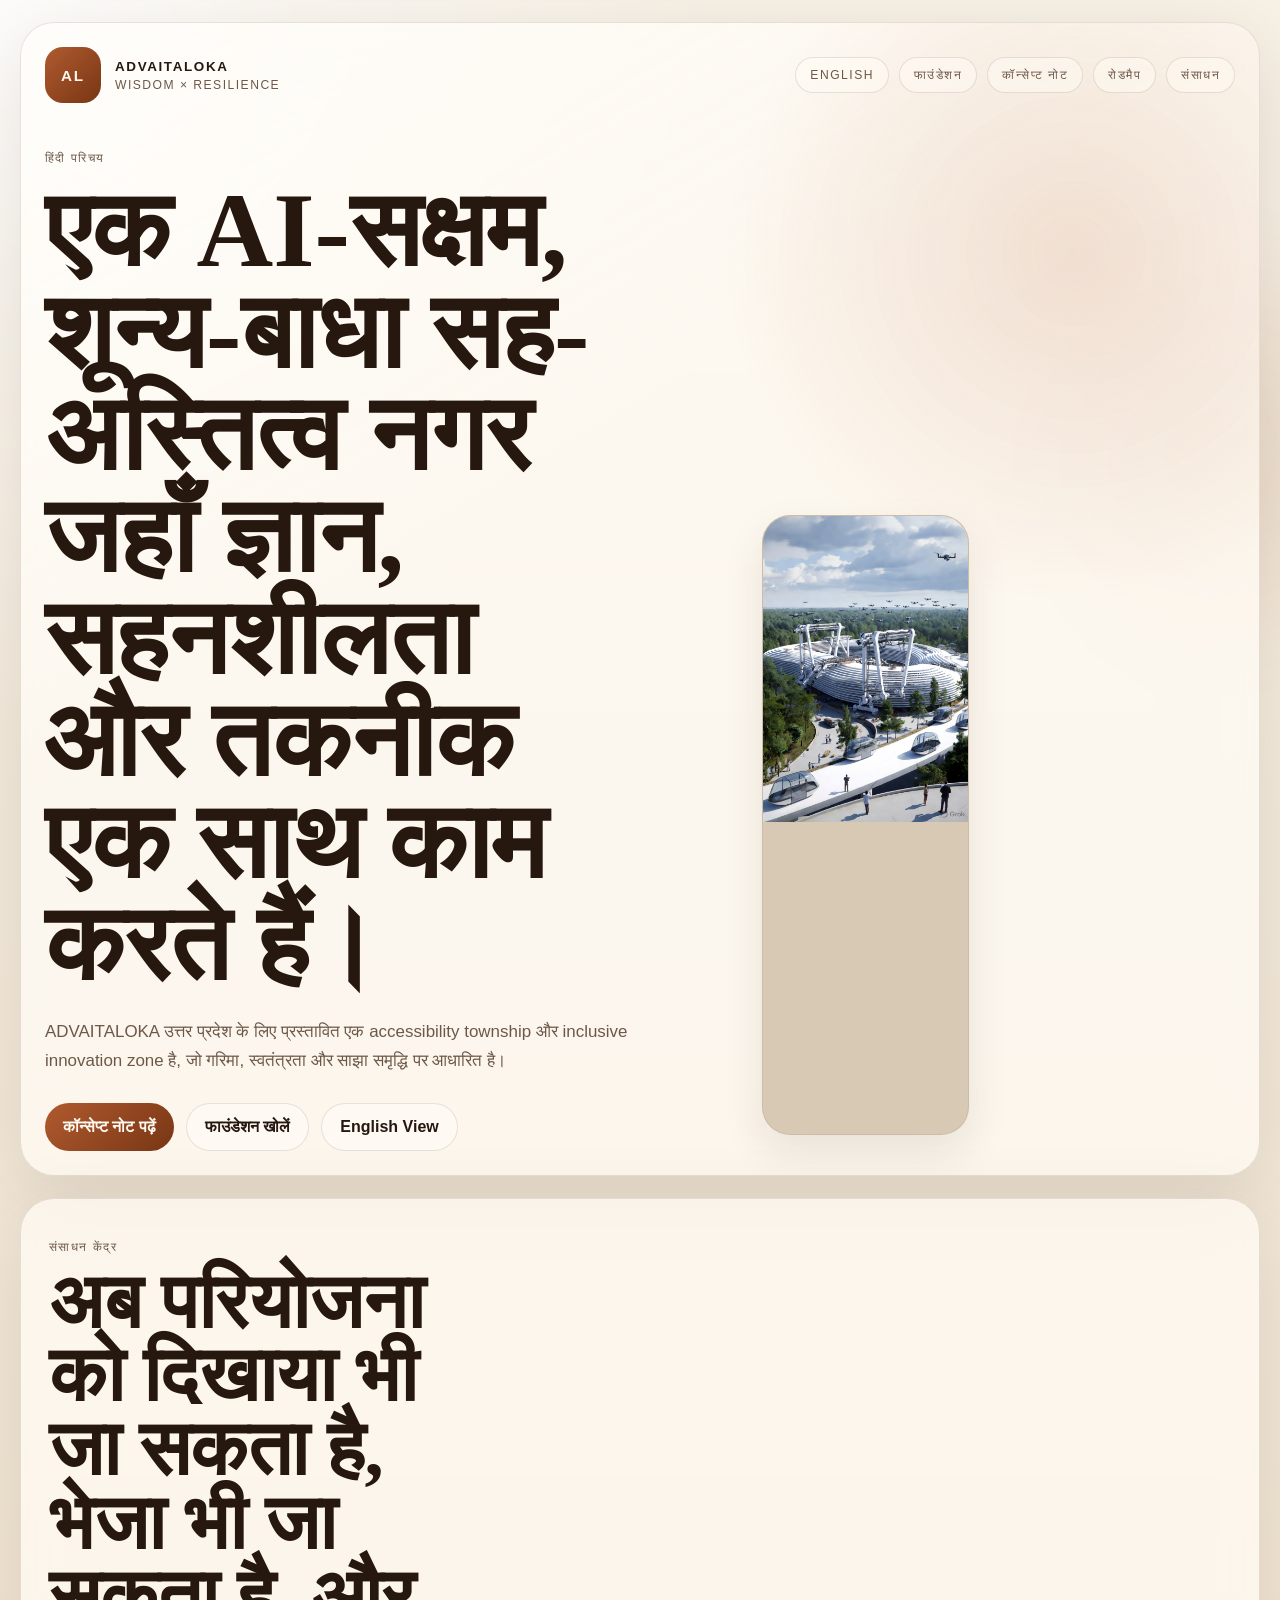
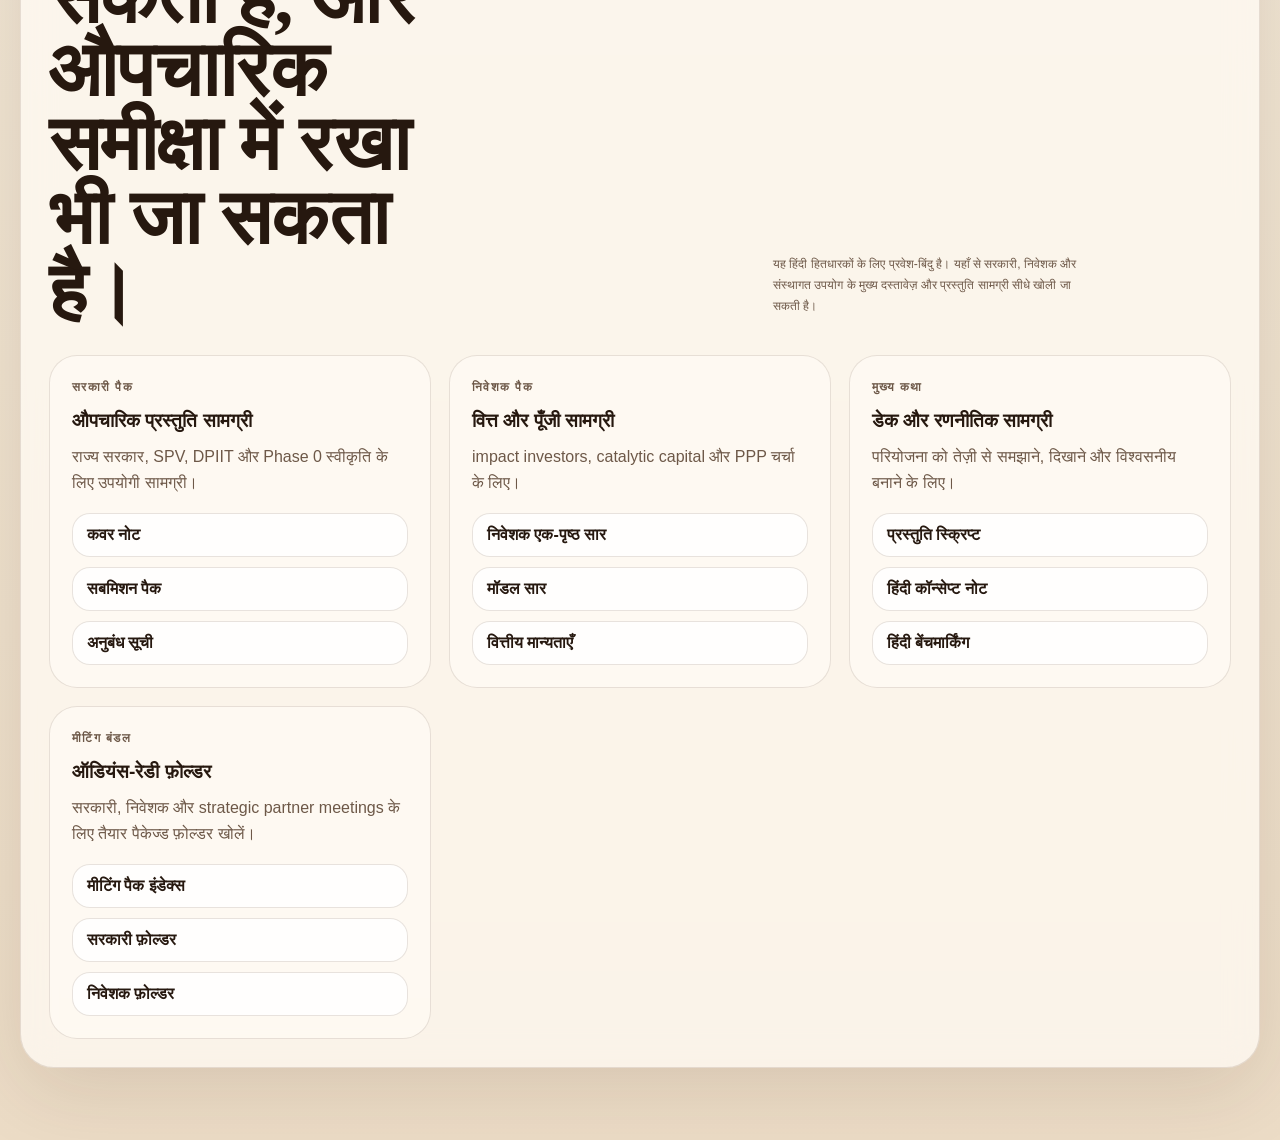
<file: outputs 2/github-pages-lite/index-hi.html>
<!DOCTYPE html>
<html lang="hi">
  <head>
    <meta charset="UTF-8" />
    <meta name="viewport" content="width=device-width, initial-scale=1.0" />
    <title>ADVAITALOKA</title>
    <meta
      name="description"
      content="ADVAITALOKA उत्तर प्रदेश के लिए एक AI-सक्षम Accessibility Township और Inclusive Innovation Zone है।"
    />
    <link rel="stylesheet" href="styles.css" />
  </head>
  <body>
    <div class="ambient ambient-one"></div>
    <div class="ambient ambient-two"></div>

    <div class="page-shell">
      <header class="hero" id="top">
        <nav class="topbar">
          <a class="brand" href="#top">
            <span class="brand-mark">AL</span>
            <span class="brand-copy">
              <strong>ADVAITALOKA</strong>
              <em>Wisdom × Resilience</em>
            </span>
          </a>

          <div class="nav-links">
            <a href="index.html">English</a>
            <a href="docs/hi/foundation-hi.md">फाउंडेशन</a>
            <a href="docs/hi/concept-note-hi.md">कॉन्सेप्ट नोट</a>
            <a href="docs/hi/roadmap-hi.md">रोडमैप</a>
            <a href="#resources">संसाधन</a>
          </div>
        </nav>

        <div class="hero-layout">
          <section class="hero-copy">
            <p class="eyebrow">हिंदी परिचय</p>
            <h1>एक AI-सक्षम, शून्य-बाधा सह-अस्तित्व नगर जहाँ ज्ञान, सहनशीलता और तकनीक एक साथ काम करते हैं।</h1>
            <p class="lead">
              ADVAITALOKA उत्तर प्रदेश के लिए प्रस्तावित एक
              accessibility township और inclusive innovation zone है, जो गरिमा,
              स्वतंत्रता और साझा समृद्धि पर आधारित है।
            </p>
            <div class="hero-actions">
              <a class="button primary" href="docs/hi/concept-note-hi.md">कॉन्सेप्ट नोट पढ़ें</a>
              <a class="button secondary" href="docs/hi/foundation-hi.md">फाउंडेशन खोलें</a>
              <a class="button secondary" href="index.html">English View</a>
            </div>
          </section>

          <section class="hero-visual">
            <figure class="visual-frame main-visual">
              <img
                src="7c086ef2-7b79-49e4-89c1-93a85f5be102.jpg"
                alt="सहजीवनम् पुरम् के लिए स्वायत्त गतिशीलता और निर्माण दृश्य"
              />
            </figure>
          </section>
        </div>
      </header>

      <main>
        <section class="panel resources-panel" id="resources">
          <div class="section-heading split-heading">
            <div>
              <p class="eyebrow">संसाधन केंद्र</p>
              <h2>अब परियोजना को दिखाया भी जा सकता है, भेजा भी जा सकता है, और औपचारिक समीक्षा में रखा भी जा सकता है।</h2>
            </div>
            <p class="section-note">
              यह हिंदी हितधारकों के लिए प्रवेश-बिंदु है। यहाँ से सरकारी, निवेशक और
              संस्थागत उपयोग के मुख्य दस्तावेज़ और प्रस्तुति सामग्री सीधे खोली जा सकती है।
            </p>
          </div>

          <div class="resource-grid">
            <article class="resource-card">
              <p class="map-label">सरकारी पैक</p>
              <h3>औपचारिक प्रस्तुति सामग्री</h3>
              <p>राज्य सरकार, SPV, DPIIT और Phase 0 स्वीकृति के लिए उपयोगी सामग्री।</p>
              <div class="resource-links">
                <a href="docs/hi/government/cover-letter-v1-hi.md">कवर नोट</a>
                <a href="docs/hi/government/submission-pack-v1-hi.md">सबमिशन पैक</a>
                <a href="docs/hi/government/annexures-index-v1-hi.md">अनुबंध सूची</a>
              </div>
            </article>

            <article class="resource-card">
              <p class="map-label">निवेशक पैक</p>
              <h3>वित्त और पूँजी सामग्री</h3>
              <p>impact investors, catalytic capital और PPP चर्चा के लिए।</p>
              <div class="resource-links">
                <a href="docs/hi/investor/investor-one-pager-v1-hi.md">निवेशक एक-पृष्ठ सार</a>
                <a href="docs/hi/financial-model-v1-hi.md">मॉडल सार</a>
                <a href="docs/hi/financial-model-v1-hi.md">वित्तीय मान्यताएँ</a>
              </div>
            </article>

            <article class="resource-card">
              <p class="map-label">मुख्य कथा</p>
              <h3>डेक और रणनीतिक सामग्री</h3>
              <p>परियोजना को तेज़ी से समझाने, दिखाने और विश्वसनीय बनाने के लिए।</p>
              <div class="resource-links">
                <a href="docs/presentations/government-presentation-script-15min-hi-v1.md">प्रस्तुति स्क्रिप्ट</a>
                <a href="docs/hi/concept-note-hi.md">हिंदी कॉन्सेप्ट नोट</a>
                <a href="docs/hi/benchmarking/competitive-benchmarking-v1-hi.md">हिंदी बेंचमार्किंग</a>
              </div>
            </article>

            <article class="resource-card">
              <p class="map-label">मीटिंग बंडल</p>
              <h3>ऑडियंस-रेडी फ़ोल्डर</h3>
              <p>सरकारी, निवेशक और strategic partner meetings के लिए तैयार पैकेज्ड फ़ोल्डर खोलें।</p>
              <div class="resource-links">
                <a href="outputs/meeting-ready/README.md">मीटिंग पैक इंडेक्स</a>
                <a href="outputs/meeting-ready/government/README.md">सरकारी फ़ोल्डर</a>
                <a href="outputs/meeting-ready/investors/README.md">निवेशक फ़ोल्डर</a>
              </div>
            </article>
          </div>
        </section>
      </main>
    </div>
  </body>
</html>
</file>
<file: outputs 2/github-pages-lite/styles.css>
:root {
  --bg: #f2eadc;
  --bg-deep: #d8c9b4;
  --ink: #26180f;
  --muted: #6d5848;
  --line: rgba(64, 38, 18, 0.12);
  --surface: rgba(255, 251, 244, 0.74);
  --surface-strong: rgba(255, 250, 243, 0.9);
  --accent: #b05a2f;
  --accent-deep: #783614;
  --sage: #7f9583;
  --shadow: 0 22px 80px rgba(57, 35, 20, 0.12);
}

* {
  box-sizing: border-box;
}

html {
  scroll-behavior: smooth;
}

body {
  margin: 0;
  color: var(--ink);
  font-family: "Avenir Next", "Segoe UI", sans-serif;
  background:
    radial-gradient(circle at top left, rgba(255, 255, 255, 0.7), transparent 24%),
    linear-gradient(180deg, #f7f1e6 0%, #ecdcc6 100%);
  overflow-x: hidden;
}

img {
  display: block;
  width: 100%;
}

a {
  color: inherit;
  text-decoration: none;
}

a,
.button,
.visual-frame,
.floating-card,
.manifesto-grid article,
.systems-grid article,
.journey-card,
.timeline article {
  transition:
    transform 180ms ease,
    background-color 180ms ease,
    border-color 180ms ease,
    box-shadow 180ms ease,
    color 180ms ease;
}

a:focus-visible,
.button:focus-visible {
  outline: 2px solid var(--accent-deep);
  outline-offset: 4px;
}

.ambient {
  position: fixed;
  border-radius: 999px;
  filter: blur(60px);
  pointer-events: none;
  opacity: 0.55;
  z-index: 0;
}

.ambient-one {
  width: 340px;
  height: 340px;
  top: -80px;
  left: -100px;
  background: rgba(255, 255, 255, 0.8);
}

.ambient-two {
  width: 300px;
  height: 300px;
  right: -90px;
  top: 300px;
  background: rgba(176, 90, 47, 0.18);
}

.page-shell {
  width: min(1240px, calc(100% - 36px));
  margin: 0 auto;
  padding: 22px 0 72px;
  position: relative;
  z-index: 1;
}

.hero,
.panel {
  border: 1px solid var(--line);
  background: var(--surface);
  backdrop-filter: blur(16px);
  box-shadow: var(--shadow);
  border-radius: 34px;
  animation: rise-in 700ms ease both;
}

.hero {
  padding: 24px;
  overflow: hidden;
  position: relative;
}

.hero::before {
  content: "";
  position: absolute;
  inset: 0;
  background:
    radial-gradient(circle at 85% 20%, rgba(176, 90, 47, 0.16), transparent 25%),
    linear-gradient(150deg, rgba(255, 255, 255, 0.42), transparent 40%);
  pointer-events: none;
}

.topbar,
.hero-layout,
.section-heading,
.manifesto-grid,
.image-story-grid,
.system-map,
.feedback-loop,
.mockups-grid,
.flow-grid,
.cityos-grid,
.stakeholder-grid,
.ask-strip,
.systems-grid,
.journey-grid,
.timeline,
.platform-panel,
.closing-panel {
  position: relative;
  z-index: 1;
}

.topbar {
  display: flex;
  justify-content: space-between;
  align-items: center;
  gap: 18px;
}

.brand {
  display: inline-flex;
  align-items: center;
  gap: 14px;
}

.brand-mark {
  width: 56px;
  height: 56px;
  border-radius: 18px;
  display: grid;
  place-items: center;
  background: linear-gradient(135deg, var(--accent), var(--accent-deep));
  color: #fff5eb;
  font-size: 0.95rem;
  font-weight: 800;
  letter-spacing: 0.12em;
}

.brand-copy {
  display: flex;
  flex-direction: column;
  gap: 4px;
}

.brand-copy strong,
.brand-copy em,
.nav-links a,
.eyebrow,
.card-kicker,
.systems-grid span,
.timeline span {
  text-transform: uppercase;
  letter-spacing: 0.12em;
}

.brand-copy strong {
  font-size: 0.84rem;
}

.brand-copy em,
.nav-links a,
.eyebrow,
.card-kicker,
.section-note {
  color: var(--muted);
  font-size: 0.76rem;
  font-style: normal;
}

.nav-links {
  display: flex;
  flex-wrap: wrap;
  justify-content: flex-end;
  gap: 10px;
}

.nav-links a {
  padding: 10px 14px;
  border: 1px solid var(--line);
  border-radius: 999px;
  background: rgba(255, 251, 244, 0.52);
}

.nav-links a:hover,
.nav-links a:focus-visible,
.button.secondary:hover,
.button.secondary:focus-visible {
  background: rgba(255, 250, 243, 0.95);
  border-color: rgba(96, 58, 29, 0.2);
}

.hero-layout {
  margin-top: 36px;
  display: grid;
  grid-template-columns: minmax(0, 1.12fr) minmax(0, 0.88fr);
  gap: 24px;
  align-items: end;
}

.hero-copy h1,
.section-heading h2,
.image-story-copy h3,
.closing-copy h2,
.platform-copy h2 {
  margin: 0;
  font-family: "Iowan Old Style", "Palatino Linotype", "Book Antiqua", serif;
  font-weight: 700;
  line-height: 0.96;
}

.hero-copy h1 {
  margin-top: 14px;
  max-width: 10.5ch;
  font-size: clamp(3.8rem, 8.3vw, 6.8rem);
}

.lead,
.section-note,
.manifesto-grid p,
.systems-grid p,
.journey-card p,
.platform-copy p,
.closing-copy p,
.image-story-copy p,
.timeline p {
  line-height: 1.72;
}

.lead {
  max-width: 62ch;
  margin: 22px 0 0;
  font-size: 1.06rem;
  color: var(--muted);
}

.hero-actions,
.closing-actions {
  margin-top: 28px;
  display: flex;
  flex-wrap: wrap;
  gap: 12px;
}

.button {
  display: inline-flex;
  justify-content: center;
  align-items: center;
  min-height: 48px;
  padding: 0 18px;
  border-radius: 999px;
  font-weight: 700;
}

.button.primary {
  background: linear-gradient(135deg, var(--accent), var(--accent-deep));
  color: #fff8f0;
}

.button.primary:hover,
.button.primary:focus-visible {
  transform: translateY(-1px);
  box-shadow: 0 12px 30px rgba(109, 56, 25, 0.22);
}

.button.secondary {
  border: 1px solid var(--line);
  background: rgba(255, 251, 246, 0.84);
}

.hero-visual {
  display: grid;
  grid-template-columns: minmax(0, 1fr) 210px;
  gap: 16px;
  align-items: end;
}

.visual-frame {
  overflow: hidden;
  border-radius: 28px;
  border: 1px solid rgba(72, 44, 23, 0.08);
  background: var(--bg-deep);
  box-shadow: 0 18px 40px rgba(59, 35, 18, 0.1);
}

.main-visual {
  min-height: 620px;
}

.main-visual img,
.platform-visual img {
  height: 100%;
  object-fit: cover;
}

.hero-aside {
  display: grid;
  gap: 16px;
}

.floating-card,
.manifesto-grid article,
.systems-grid article,
.map-column,
.map-node,
.loop-cards article,
.journey-card,
.timeline article {
  border: 1px solid var(--line);
  background: rgba(255, 251, 245, 0.74);
}

.floating-card {
  border-radius: 24px;
  padding: 18px;
}

.floating-card:hover,
.manifesto-grid article:hover,
.systems-grid article:hover,
.map-column:hover,
.map-node:hover,
.loop-cards article:hover,
.journey-card:hover,
.timeline article:hover,
.visual-frame:hover {
  transform: translateY(-4px);
  box-shadow: 0 20px 50px rgba(59, 35, 18, 0.13);
}

.floating-card p,
.floating-card strong {
  margin: 0;
}

.floating-card p {
  color: var(--muted);
  line-height: 1.68;
}

.card-kicker {
  display: inline-block;
  margin-bottom: 10px;
}

.stat-card span {
  display: inline-block;
  margin-bottom: 10px;
  color: var(--accent-deep);
  font-weight: 800;
}

.panel {
  margin-top: 22px;
  padding: 28px;
}

.section-heading {
  display: flex;
  flex-direction: column;
  gap: 12px;
}

.split-heading {
  display: grid;
  grid-template-columns: minmax(0, 1.1fr) minmax(0, 0.72fr);
  gap: 24px;
  align-items: end;
}

.section-heading h2 {
  max-width: 11.5ch;
  font-size: clamp(2.6rem, 6vw, 4.9rem);
}

.section-note {
  max-width: 48ch;
}

.manifesto-grid {
  margin-top: 24px;
  display: grid;
  grid-template-columns: repeat(3, minmax(0, 1fr));
  gap: 16px;
}

.manifesto-grid article,
.systems-grid article,
.journey-card,
.timeline article {
  border-radius: 24px;
  padding: 22px;
}

.manifesto-grid h3,
.systems-grid h3,
.journey-card h3,
.image-story-copy h3,
.timeline h3 {
  margin: 0 0 12px;
  font-size: 1.2rem;
}

.manifesto-grid p,
.systems-grid p,
.journey-card p,
.timeline p,
.image-story-copy p,
.platform-copy p,
.closing-copy p {
  margin: 0;
  color: var(--muted);
}

.image-story-grid {
  margin-top: 24px;
  display: grid;
  grid-template-columns: 0.9fr 1.1fr;
  gap: 18px;
  align-items: stretch;
}

.tall {
  min-height: 540px;
}

.wide {
  min-height: 340px;
}

.image-story-grid .wide {
  grid-column: 2;
}

.image-story-copy {
  grid-column: 2;
  border-top: 1px solid var(--line);
  padding-top: 18px;
  align-self: end;
}

.systems-grid {
  margin-top: 24px;
  display: grid;
  grid-template-columns: repeat(5, minmax(0, 1fr));
  gap: 14px;
}

.map-panel {
  overflow: hidden;
}

.system-map {
  margin-top: 28px;
  display: grid;
  grid-template-columns: 1fr 1.1fr 1fr;
  gap: 18px;
  align-items: stretch;
}

.map-column {
  border: 1px solid var(--line);
  border-radius: 28px;
  background: rgba(255, 251, 245, 0.65);
  padding: 20px;
}

.map-label {
  margin: 0 0 16px;
  color: var(--muted);
  font-size: 0.74rem;
  font-weight: 800;
  letter-spacing: 0.12em;
  text-transform: uppercase;
}

.map-stack {
  display: grid;
  gap: 14px;
}

.map-node {
  border: 1px solid var(--line);
  border-radius: 22px;
  background: rgba(255, 250, 242, 0.9);
  padding: 18px;
}

.map-node h3,
.map-core-body h3 {
  margin: 0 0 10px;
  font-size: 1.08rem;
}

.map-node p,
.map-core-body p {
  margin: 0;
  color: var(--muted);
  line-height: 1.68;
}

.map-column-center {
  display: flex;
  flex-direction: column;
}

.map-core {
  flex: 1;
  display: grid;
  align-content: center;
  gap: 18px;
  min-height: 100%;
  border: 1px solid rgba(96, 58, 29, 0.14);
  border-radius: 28px;
  background:
    radial-gradient(circle at top, rgba(176, 90, 47, 0.12), transparent 30%),
    rgba(255, 248, 240, 0.94);
  padding: 22px;
}

.map-core-ring {
  display: flex;
  flex-wrap: wrap;
  gap: 10px;
}

.map-core-ring span {
  padding: 10px 14px;
  border-radius: 999px;
  border: 1px solid rgba(96, 58, 29, 0.14);
  background: rgba(255, 255, 255, 0.78);
  color: var(--accent-deep);
  font-size: 0.78rem;
  font-weight: 800;
  letter-spacing: 0.08em;
  text-transform: uppercase;
}

.map-core-body {
  border: 1px solid rgba(96, 58, 29, 0.14);
  border-radius: 22px;
  background: rgba(255, 255, 255, 0.72);
  padding: 22px;
}

.feedback-loop {
  margin-top: 22px;
  position: relative;
}

.loop-line {
  position: absolute;
  left: 40px;
  right: 40px;
  top: 26px;
  height: 1px;
  background: linear-gradient(90deg, transparent, rgba(96, 58, 29, 0.25), transparent);
}

.loop-cards {
  display: grid;
  grid-template-columns: repeat(4, minmax(0, 1fr));
  gap: 16px;
}

.loop-cards article {
  position: relative;
  border: 1px solid var(--line);
  border-radius: 24px;
  background: rgba(255, 251, 245, 0.74);
  padding: 22px;
}

.loop-cards span {
  display: inline-block;
  margin-bottom: 14px;
  color: var(--accent-deep);
  font-size: 0.74rem;
  font-weight: 800;
  letter-spacing: 0.12em;
  text-transform: uppercase;
}

.loop-cards h3 {
  margin: 0 0 10px;
  font-size: 1.1rem;
}

.loop-cards p {
  margin: 0;
  color: var(--muted);
  line-height: 1.68;
}

.systems-grid span,
.timeline span {
  display: inline-block;
  margin-bottom: 18px;
  color: var(--accent-deep);
  font-size: 0.74rem;
  font-weight: 800;
}

.journey-grid {
  margin-top: 24px;
  display: grid;
  grid-template-columns: repeat(3, minmax(0, 1fr));
  gap: 16px;
}

.journey-line {
  margin-bottom: 12px;
  color: var(--accent-deep);
  font-weight: 700;
}

.platform-panel {
  display: grid;
  grid-template-columns: minmax(0, 0.95fr) minmax(360px, 0.85fr);
  gap: 22px;
  align-items: center;
}

.platform-copy h2,
.closing-copy h2 {
  margin-top: 12px;
  font-size: clamp(2.4rem, 5vw, 4.5rem);
  max-width: 11ch;
}

.platform-copy p {
  margin-top: 16px;
  max-width: 58ch;
}

.feature-list {
  margin: 20px 0 0;
  padding-left: 20px;
  color: var(--muted);
  line-height: 1.85;
}

.platform-visual {
  min-height: 520px;
}

.mockups-grid {
  margin-top: 26px;
  display: grid;
  grid-template-columns: 0.84fr 1.16fr;
  gap: 18px;
  align-items: stretch;
}

.device-card {
  border: 1px solid var(--line);
  border-radius: 28px;
  background: rgba(255, 251, 245, 0.72);
  padding: 20px;
}

.device-header {
  display: flex;
  justify-content: space-between;
  gap: 12px;
  align-items: center;
  margin-bottom: 18px;
}

.device-header span {
  color: var(--muted);
  font-size: 0.85rem;
}

.phone-shell {
  max-width: 330px;
  margin: 0 auto;
  padding: 14px;
  border-radius: 34px;
  background: linear-gradient(180deg, #2d2017 0%, #18110c 100%);
  box-shadow: 0 26px 60px rgba(34, 22, 14, 0.28);
}

.phone-notch {
  width: 32%;
  height: 18px;
  margin: 0 auto 10px;
  border-radius: 0 0 14px 14px;
  background: rgba(255, 255, 255, 0.08);
}

.phone-screen {
  min-height: 620px;
  border-radius: 24px;
  background:
    radial-gradient(circle at top right, rgba(176, 90, 47, 0.14), transparent 30%),
    linear-gradient(180deg, #f7efe4 0%, #fdf9f3 100%);
  padding: 18px;
}

.app-welcome p,
.app-welcome strong,
.app-route-card span,
.app-route-card strong,
.app-route-card p,
.app-grid span,
.app-grid strong,
.metric-card span,
.metric-card strong,
.metric-card p,
.dashboard-topline p,
.dashboard-topline strong,
.chart-card p,
.alerts-card p {
  margin: 0;
}

.app-welcome p,
.app-route-card span,
.app-grid span,
.metric-card span,
.dashboard-topline p,
.status-pill {
  color: var(--muted);
  font-size: 0.78rem;
  letter-spacing: 0.06em;
  text-transform: uppercase;
}

.app-welcome strong {
  display: block;
  margin-top: 10px;
  font-size: 1.45rem;
  line-height: 1.15;
}

.app-route-card {
  margin-top: 18px;
  border: 1px solid rgba(96, 58, 29, 0.12);
  border-radius: 20px;
  background: rgba(255, 255, 255, 0.84);
  padding: 16px;
}

.app-route-card strong {
  display: block;
  margin-top: 8px;
  font-size: 1rem;
}

.app-route-card p {
  margin-top: 8px;
  color: var(--muted);
  line-height: 1.58;
}

.app-grid {
  margin-top: 16px;
  display: grid;
  grid-template-columns: repeat(2, minmax(0, 1fr));
  gap: 12px;
}

.app-grid article,
.metric-card,
.chart-card,
.alerts-card {
  border: 1px solid rgba(96, 58, 29, 0.12);
  border-radius: 18px;
  background: rgba(255, 255, 255, 0.82);
  padding: 15px;
}

.app-grid strong,
.metric-card strong {
  display: block;
  margin-top: 8px;
  font-size: 1.18rem;
}

.app-actions {
  margin-top: 16px;
  display: grid;
  gap: 10px;
}

.app-actions button {
  appearance: none;
  border: 0;
  min-height: 46px;
  border-radius: 999px;
  padding: 0 16px;
  text-align: left;
  font: inherit;
  font-weight: 700;
  color: #fff7f0;
  background: linear-gradient(135deg, var(--accent), var(--accent-deep));
}

.dashboard-shell {
  border-radius: 24px;
  background:
    radial-gradient(circle at top right, rgba(127, 149, 131, 0.22), transparent 28%),
    linear-gradient(180deg, #fffaf3 0%, #f4ece0 100%);
  border: 1px solid rgba(96, 58, 29, 0.12);
  padding: 18px;
  min-height: 100%;
}

.dashboard-topline {
  display: flex;
  justify-content: space-between;
  gap: 16px;
  align-items: center;
}

.dashboard-topline strong {
  display: block;
  margin-top: 6px;
  font-size: 1.55rem;
  line-height: 1.1;
}

.status-pill {
  padding: 10px 14px;
  border-radius: 999px;
  background: rgba(127, 149, 131, 0.18);
  color: #4b6552;
  font-weight: 800;
}

.dashboard-grid {
  margin-top: 18px;
  display: grid;
  grid-template-columns: repeat(2, minmax(0, 1fr));
  gap: 14px;
}

.metric-card p {
  margin-top: 8px;
  color: var(--muted);
  line-height: 1.56;
}

.dashboard-lower {
  margin-top: 14px;
  display: grid;
  grid-template-columns: 1.05fr 0.95fr;
  gap: 14px;
}

.chart-bars {
  margin-top: 18px;
  height: 180px;
  display: grid;
  grid-template-columns: repeat(6, minmax(0, 1fr));
  align-items: end;
  gap: 10px;
}

.chart-bars span {
  display: block;
  border-radius: 999px 999px 10px 10px;
  background: linear-gradient(180deg, rgba(176, 90, 47, 0.42), rgba(120, 54, 20, 0.92));
}

.chart-bars span:nth-child(1) { height: 42%; }
.chart-bars span:nth-child(2) { height: 68%; }
.chart-bars span:nth-child(3) { height: 58%; }
.chart-bars span:nth-child(4) { height: 84%; }
.chart-bars span:nth-child(5) { height: 62%; }
.chart-bars span:nth-child(6) { height: 92%; }

.alerts-card ul {
  margin: 14px 0 0;
  padding-left: 18px;
  color: var(--muted);
  line-height: 1.7;
}

.flow-grid {
  margin-top: 26px;
  display: grid;
  grid-template-columns: repeat(2, minmax(0, 1fr));
  gap: 18px;
}

.flow-screen {
  display: grid;
  grid-template-columns: 220px 1fr;
  gap: 18px;
  align-items: center;
  border: 1px solid var(--line);
  border-radius: 28px;
  background: rgba(255, 251, 245, 0.72);
  padding: 18px;
}

.mini-phone {
  width: 100%;
  padding: 10px;
  border-radius: 28px;
  background: linear-gradient(180deg, #2c2018 0%, #17100b 100%);
  box-shadow: 0 18px 40px rgba(34, 22, 14, 0.22);
}

.mini-notch {
  width: 36%;
  height: 14px;
  margin: 0 auto 8px;
  border-radius: 0 0 12px 12px;
  background: rgba(255, 255, 255, 0.08);
}

.mini-screen {
  min-height: 360px;
  border-radius: 20px;
  padding: 16px;
  background:
    radial-gradient(circle at top right, rgba(176, 90, 47, 0.12), transparent 28%),
    linear-gradient(180deg, #f8f0e5 0%, #fdf9f3 100%);
}

.mini-label,
.mini-card span,
.mini-route span {
  margin: 0;
  color: var(--muted);
  font-size: 0.72rem;
  font-weight: 800;
  letter-spacing: 0.08em;
  text-transform: uppercase;
}

.mini-screen h3,
.flow-copy h3 {
  margin: 10px 0 8px;
  font-size: 1.18rem;
}

.mini-copy,
.flow-copy p,
.mini-route p {
  margin: 0;
  color: var(--muted);
  line-height: 1.64;
}

.mini-card,
.mini-route,
.mini-list div,
.mini-actions span {
  border: 1px solid rgba(96, 58, 29, 0.12);
  background: rgba(255, 255, 255, 0.84);
}

.mini-card,
.mini-route {
  margin-top: 14px;
  border-radius: 18px;
  padding: 14px;
}

.mini-card strong,
.mini-route strong {
  display: block;
  margin-top: 8px;
  font-size: 0.98rem;
  line-height: 1.35;
}

.mini-card.strong {
  background: linear-gradient(180deg, rgba(176, 90, 47, 0.12), rgba(255, 255, 255, 0.92));
}

.mini-list {
  margin-top: 12px;
  display: grid;
  gap: 10px;
}

.mini-list div,
.mini-actions span {
  border-radius: 16px;
  padding: 12px 14px;
  color: var(--muted);
  font-size: 0.9rem;
}

.mini-actions {
  margin-top: 12px;
  display: grid;
  gap: 10px;
}

.flow-copy {
  align-self: center;
}

.cityos-grid {
  margin-top: 26px;
  display: grid;
  grid-template-columns: 1.2fr 0.8fr;
  gap: 18px;
  align-items: stretch;
}

.cityos-board,
.stack-card {
  border: 1px solid var(--line);
  border-radius: 28px;
  background: rgba(255, 251, 245, 0.74);
}

.cityos-board {
  padding: 20px;
}

.cityos-board-top {
  display: flex;
  justify-content: space-between;
  gap: 16px;
  align-items: center;
}

.cityos-board-top h3 {
  margin: 8px 0 0;
  font-size: 1.25rem;
}

.cityos-zones {
  margin-top: 18px;
  display: grid;
  grid-template-columns: repeat(2, minmax(0, 1fr));
  gap: 14px;
}

.cityos-zones article,
.cityos-signals article {
  border: 1px solid rgba(96, 58, 29, 0.12);
  border-radius: 20px;
  background: rgba(255, 255, 255, 0.82);
  padding: 16px;
}

.cityos-zones span,
.cityos-signals span {
  display: inline-block;
  color: var(--muted);
  font-size: 0.74rem;
  font-weight: 800;
  letter-spacing: 0.08em;
  text-transform: uppercase;
}

.cityos-zones strong,
.cityos-signals strong {
  display: block;
  margin-top: 8px;
  font-size: 1rem;
}

.cityos-zones p {
  margin: 8px 0 0;
  color: var(--muted);
  line-height: 1.58;
}

.cityos-signals {
  margin-top: 14px;
  display: grid;
  grid-template-columns: repeat(3, minmax(0, 1fr));
  gap: 14px;
}

.cityos-stack {
  display: grid;
  gap: 18px;
}

.stack-card {
  padding: 20px;
}

.stack-card ul,
.stack-card ol {
  margin: 12px 0 0;
  padding-left: 20px;
  color: var(--muted);
  line-height: 1.8;
}

.stakeholder-grid {
  margin-top: 26px;
  display: grid;
  grid-template-columns: repeat(3, minmax(0, 1fr));
  gap: 18px;
}

.stakeholder-card,
.ask-strip article {
  border: 1px solid var(--line);
  border-radius: 28px;
  background: rgba(255, 251, 245, 0.74);
}

.stakeholder-card {
  padding: 22px;
  position: relative;
  overflow: hidden;
}

.stakeholder-card::before {
  content: "";
  position: absolute;
  inset: 0 auto auto 0;
  width: 100%;
  height: 4px;
  opacity: 0.9;
}

.policy-card::before {
  background: linear-gradient(90deg, #7b3b16, #b05a2f);
}

.capital-card::before {
  background: linear-gradient(90deg, #566e5d, #8fa292);
}

.alliance-card::before {
  background: linear-gradient(90deg, #6c5a87, #9e8db7);
}

.stakeholder-card h3 {
  margin: 12px 0;
  font-size: 1.22rem;
}

.stakeholder-card p {
  margin: 0;
  color: var(--muted);
  line-height: 1.68;
}

.stakeholder-card ul {
  margin: 16px 0 0;
  padding-left: 18px;
  color: var(--muted);
  line-height: 1.8;
}

.ask-strip {
  margin-top: 18px;
  display: grid;
  grid-template-columns: repeat(3, minmax(0, 1fr));
  gap: 16px;
}

.ask-strip article {
  padding: 18px;
}

.ask-strip span {
  display: inline-block;
  color: var(--muted);
  font-size: 0.74rem;
  font-weight: 800;
  letter-spacing: 0.1em;
  text-transform: uppercase;
}

.ask-strip strong {
  display: block;
  margin-top: 10px;
  font-size: 1.05rem;
}

.ask-strip p {
  margin: 10px 0 0;
  color: var(--muted);
  line-height: 1.62;
}

.resource-grid {
  margin-top: 26px;
  display: grid;
  grid-template-columns: repeat(3, minmax(0, 1fr));
  gap: 18px;
}

.resource-card {
  border: 1px solid var(--line);
  border-radius: 28px;
  background: rgba(255, 251, 245, 0.74);
  padding: 22px;
}

.resource-card h3 {
  margin: 12px 0;
  font-size: 1.2rem;
}

.resource-card p {
  margin: 0;
  color: var(--muted);
  line-height: 1.66;
}

.resource-links {
  margin-top: 16px;
  display: grid;
  gap: 10px;
}

.resource-links a {
  display: block;
  padding: 12px 14px;
  border: 1px solid rgba(96, 58, 29, 0.14);
  border-radius: 18px;
  background: rgba(255, 255, 255, 0.82);
  font-weight: 700;
}

.timeline {
  margin-top: 24px;
  display: grid;
  grid-template-columns: repeat(4, minmax(0, 1fr));
  gap: 16px;
}

.closing-panel {
  display: grid;
  grid-template-columns: minmax(0, 1fr) auto;
  justify-content: space-between;
  align-items: end;
  gap: 24px;
}

.closing-copy {
  max-width: 760px;
}

@keyframes rise-in {
  from {
    opacity: 0;
    transform: translateY(18px);
  }

  to {
    opacity: 1;
    transform: translateY(0);
  }
}

@media (max-width: 1180px) {
  .hero-layout,
  .platform-panel,
  .mockups-grid,
  .flow-grid,
  .cityos-grid,
  .stakeholder-grid,
  .resource-grid,
  .ask-strip,
  .split-heading,
  .closing-panel,
  .image-story-grid,
  .system-map,
  .loop-cards,
  .systems-grid,
  .journey-grid,
  .timeline,
  .manifesto-grid {
    grid-template-columns: 1fr;
  }

  .hero-visual {
    grid-template-columns: 1fr;
  }

  .image-story-grid .wide,
  .image-story-copy {
    grid-column: auto;
  }

  .main-visual,
  .platform-visual,
  .tall,
  .wide {
    min-height: 420px;
  }

  .dashboard-lower,
  .dashboard-grid,
  .cityos-zones,
  .cityos-signals {
    grid-template-columns: 1fr;
  }

  .flow-screen {
    grid-template-columns: 1fr;
  }

  .loop-line {
    display: none;
  }
}

@media (max-width: 720px) {
  .page-shell {
    width: min(100% - 20px, 1240px);
    padding-top: 10px;
  }

  .hero,
  .panel {
    border-radius: 24px;
    padding: 18px;
  }

  .topbar {
    flex-direction: column;
    align-items: flex-start;
  }

  .nav-links {
    justify-content: flex-start;
  }

  .hero-copy h1 {
    max-width: 100%;
    font-size: clamp(3rem, 15vw, 4.8rem);
  }

  .section-heading h2,
  .platform-copy h2,
  .closing-copy h2 {
    max-width: 100%;
  }
}
</file>
